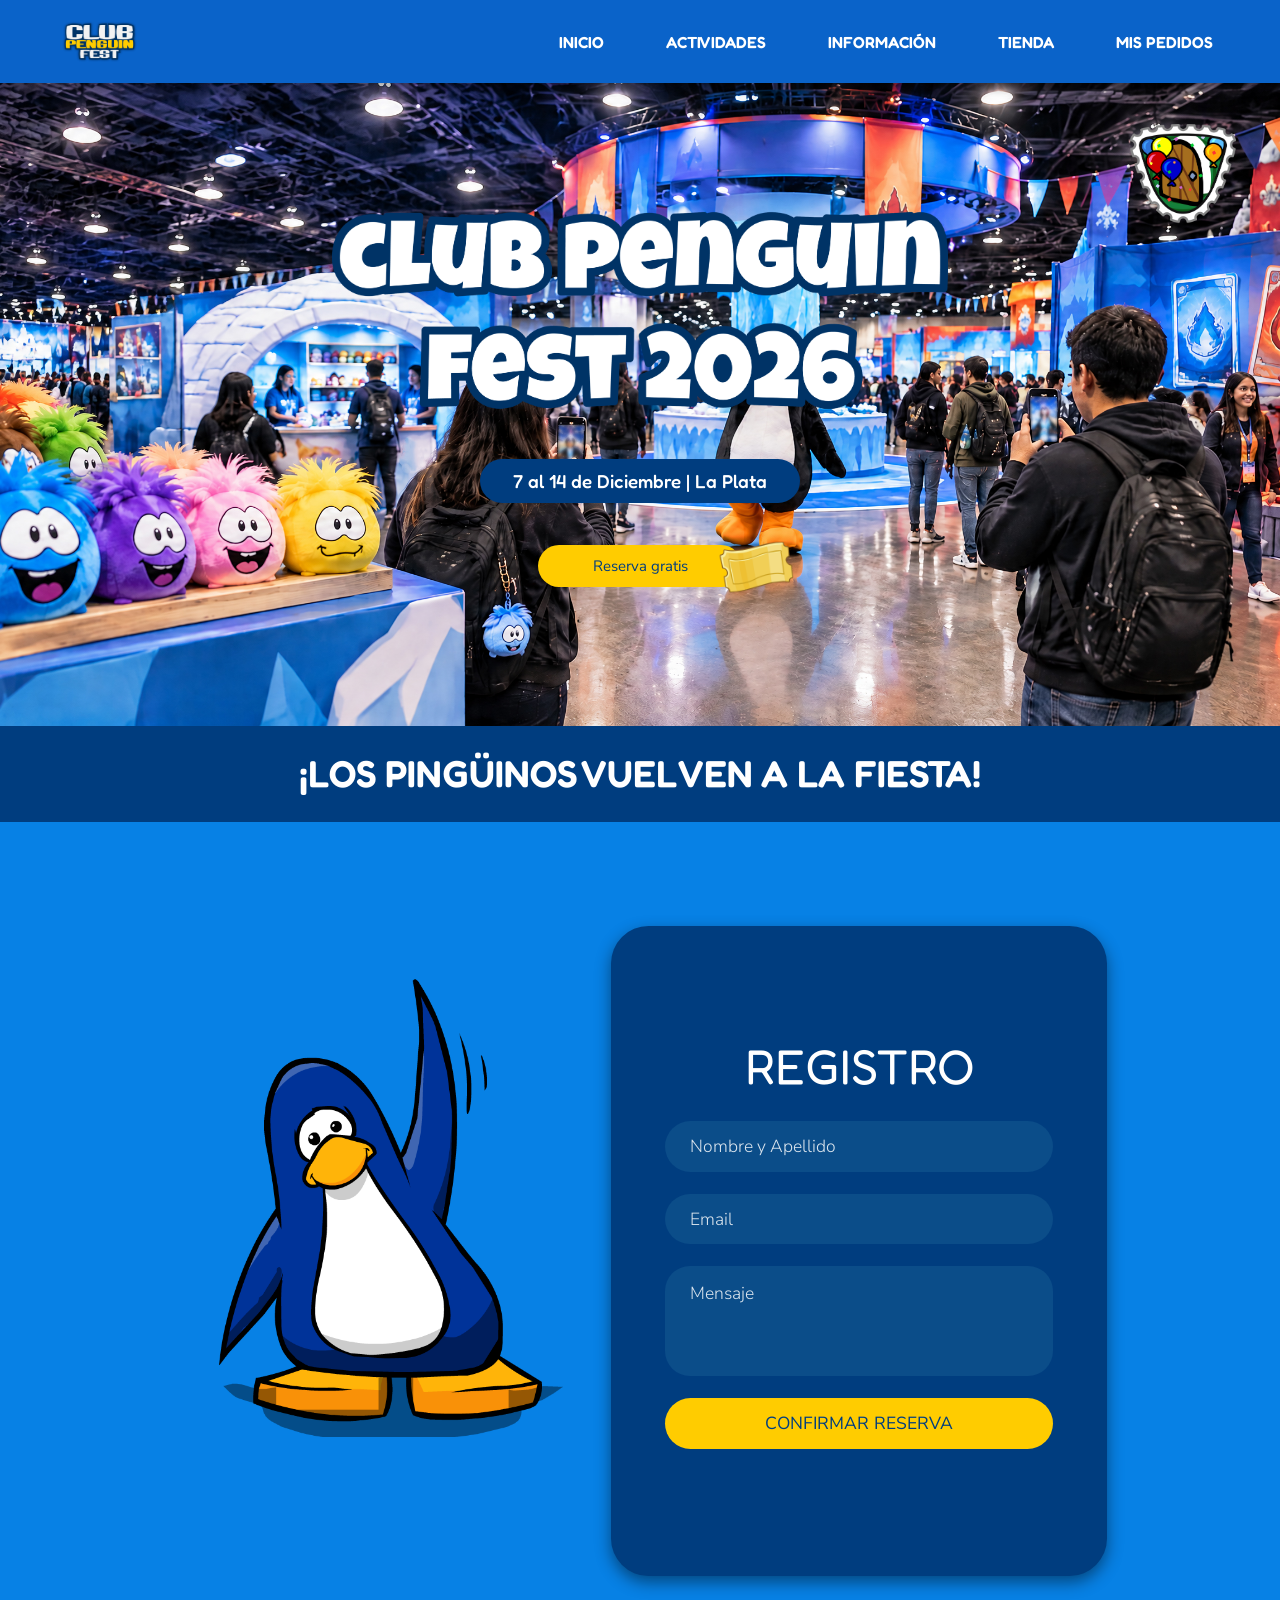
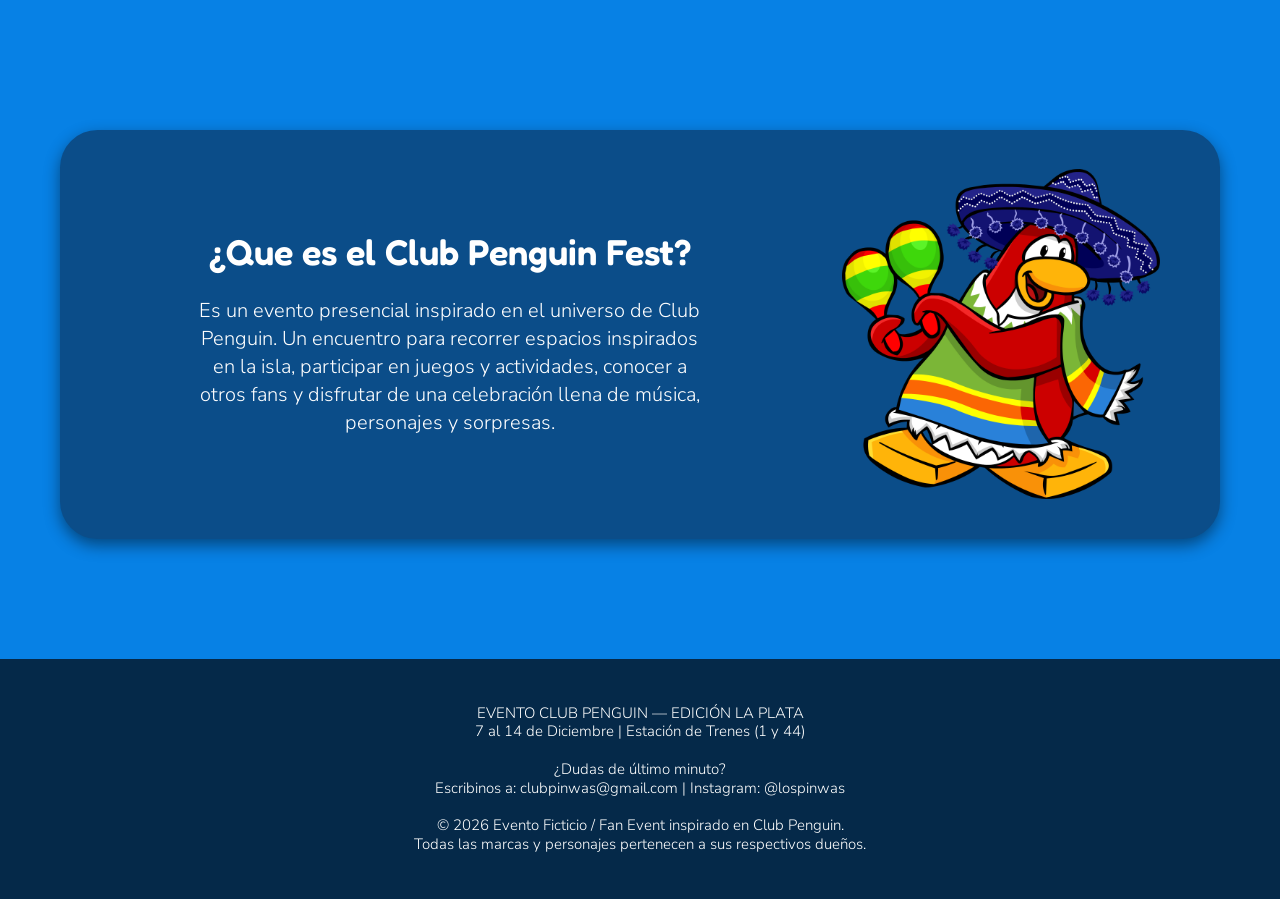
<file: index.html>
<!DOCTYPE html>
<html lang="es">

<head>
    <meta charset="UTF-8">
    <meta name="viewport" content="width=device-width, initial-scale=1.0">
    <title>Club Penguin Fest 2026 | Reserva tu entrada gratis</title>
    <link rel="preconnect" href="https://fonts.googleapis.com">
    <link href="https://fonts.googleapis.com/css2?family=Fredoka:wght@400;500;600;700&family=Luckiest+Guy&display=swap"
        rel="stylesheet">
    <link rel="stylesheet" href="styles.css">
</head>

<body>

    <header>
        <div class="navbar">
            <img src="img/logo.png" alt="logo">
            <span class="nav-titulo">Inicio</span>
            <button class="nav-toggle" type="button" aria-label="Abrir menú" aria-expanded="false" aria-controls="menu"><img src="img/botonhambur.png" alt="botonhamburg.png"></button>
            <nav id="menu">
                <button class="nav-cerrar" type="button" aria-label="Cerrar menú"><img src="img/botonhambur.png" alt="botonhamburg.png"></button>
                <a href="index.html">Inicio</a>
                <a href="actividades.html">Actividades</a>
                <a href="informacion.html">Información</a>
                <a href="tienda.html">Tienda</a>
                <a href="productos.html" class="solo-movil">Productos</a>
                <a href="pedidos.html">Mis pedidos</a>
            </nav>
        </div>
        <div class="nav-overlay"></div>
    </header>

    <section class="hero">
        <img class="bg" src="img/general.jpg" alt="general">
        <img class="medal" src="img/fies.png" alt="fies">
        <div class="hero-content">
            <img class="hero-title-img" src="img/clubpfest.png" alt="clubpfest">
            <div class="pill">7 al 14 de Diciembre | La Plata</div><br>
            <div class="cta-row">
                <a href="#registro" class="cta">Reserva gratis</a>
                <img class="ticket-float" src="img/ticket.png" alt="ticket">
            </div>
        </div>
    </section>

    <div class="h1bar">
        <h1>¡Los pingüinos vuelven a la fiesta!</h1>
    </div>

    <section id="registro">
        <div class="wrap registro">
            <img loading="lazy" src="img/saludo.png" alt="saludo">
            <div class="reg-card">
                <h2>Registro</h2>
                <form id="regForm">
                    <input type="text" id="nombre" placeholder="Nombre y Apellido" aria-label="Nombre y Apellido" required>
                    <input type="email" id="email" placeholder="Email" aria-label="Email" required>
                    <textarea id="mensaje" placeholder="Mensaje" aria-label="Mensaje"></textarea>
                    <button type="submit">Confirmar reserva</button>
                </form>
                <p class="reg-msg" id="regMsg"></p>
            </div>
        </div>
    </section>

    <section class="seccion-que-es">
        <div class="wrap">
            <div class="que-es">
                <img loading="lazy" class="banner-img" src="img/banner.jpg" alt="banner">
                <div>
                    <h2>¿Que es el Club Penguin Fest?</h2>
                    <p>Es un evento presencial inspirado en el universo de Club Penguin. Un encuentro para recorrer
                        espacios inspirados en la isla, participar en juegos y actividades, conocer a otros fans y
                        disfrutar de una celebración llena de música, personajes y sorpresas.</p>
                </div>
                <img loading="lazy" src="img/fiestero.png" alt="fiestero">
            </div>
        </div>
    </section>

    <footer>
        <p><strong>EVENTO CLUB PENGUIN — EDICIÓN LA PLATA</strong><br>7 al 14 de Diciembre | Estación de Trenes (1 y 44)
        </p>
        <p>¿Dudas de último minuto?<br>Escribinos a: clubpinwas@gmail.com | Instagram:
            @lospinwas</p>
        <p>© 2026 Evento Ficticio / Fan Event inspirado en Club
            Penguin.<br>Todas las marcas y personajes pertenecen a sus respectivos dueños.</p>
    </footer>

    <script src="menu.js"></script>

</body>

</html>
</file>
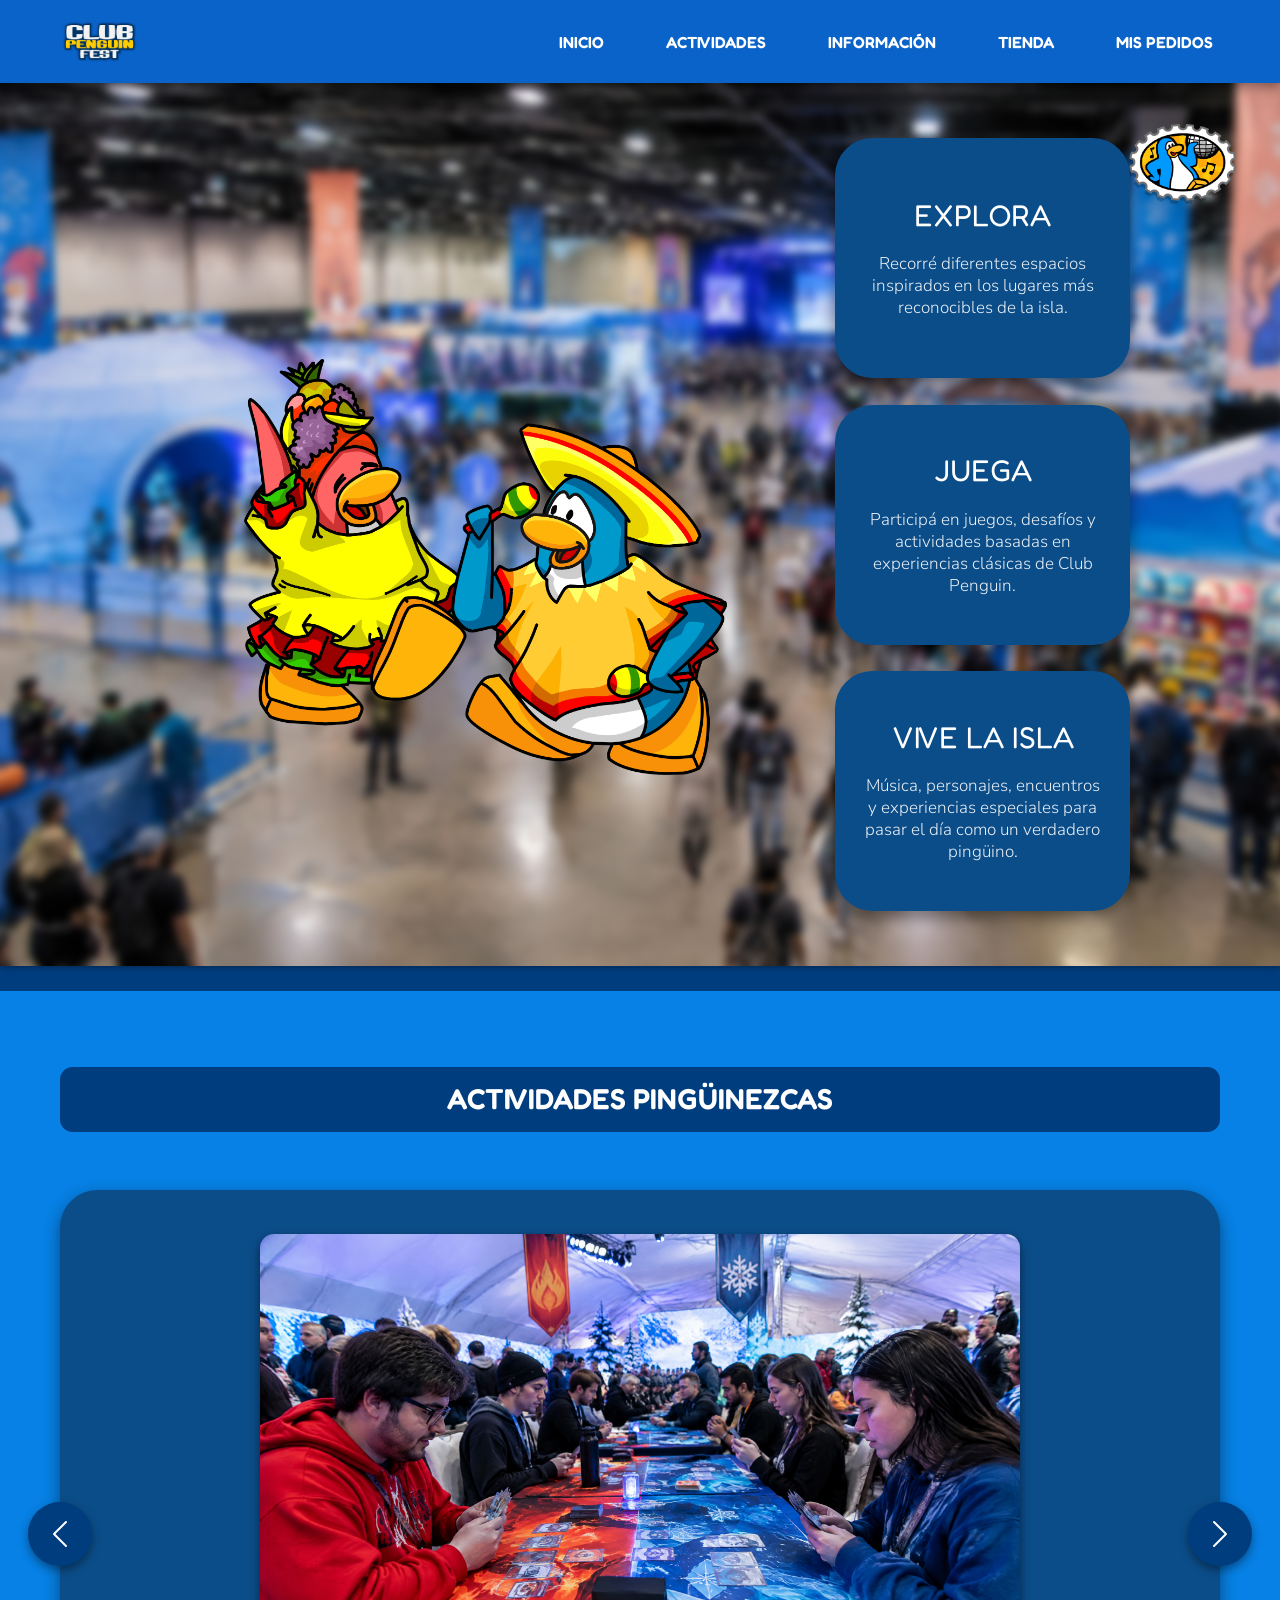
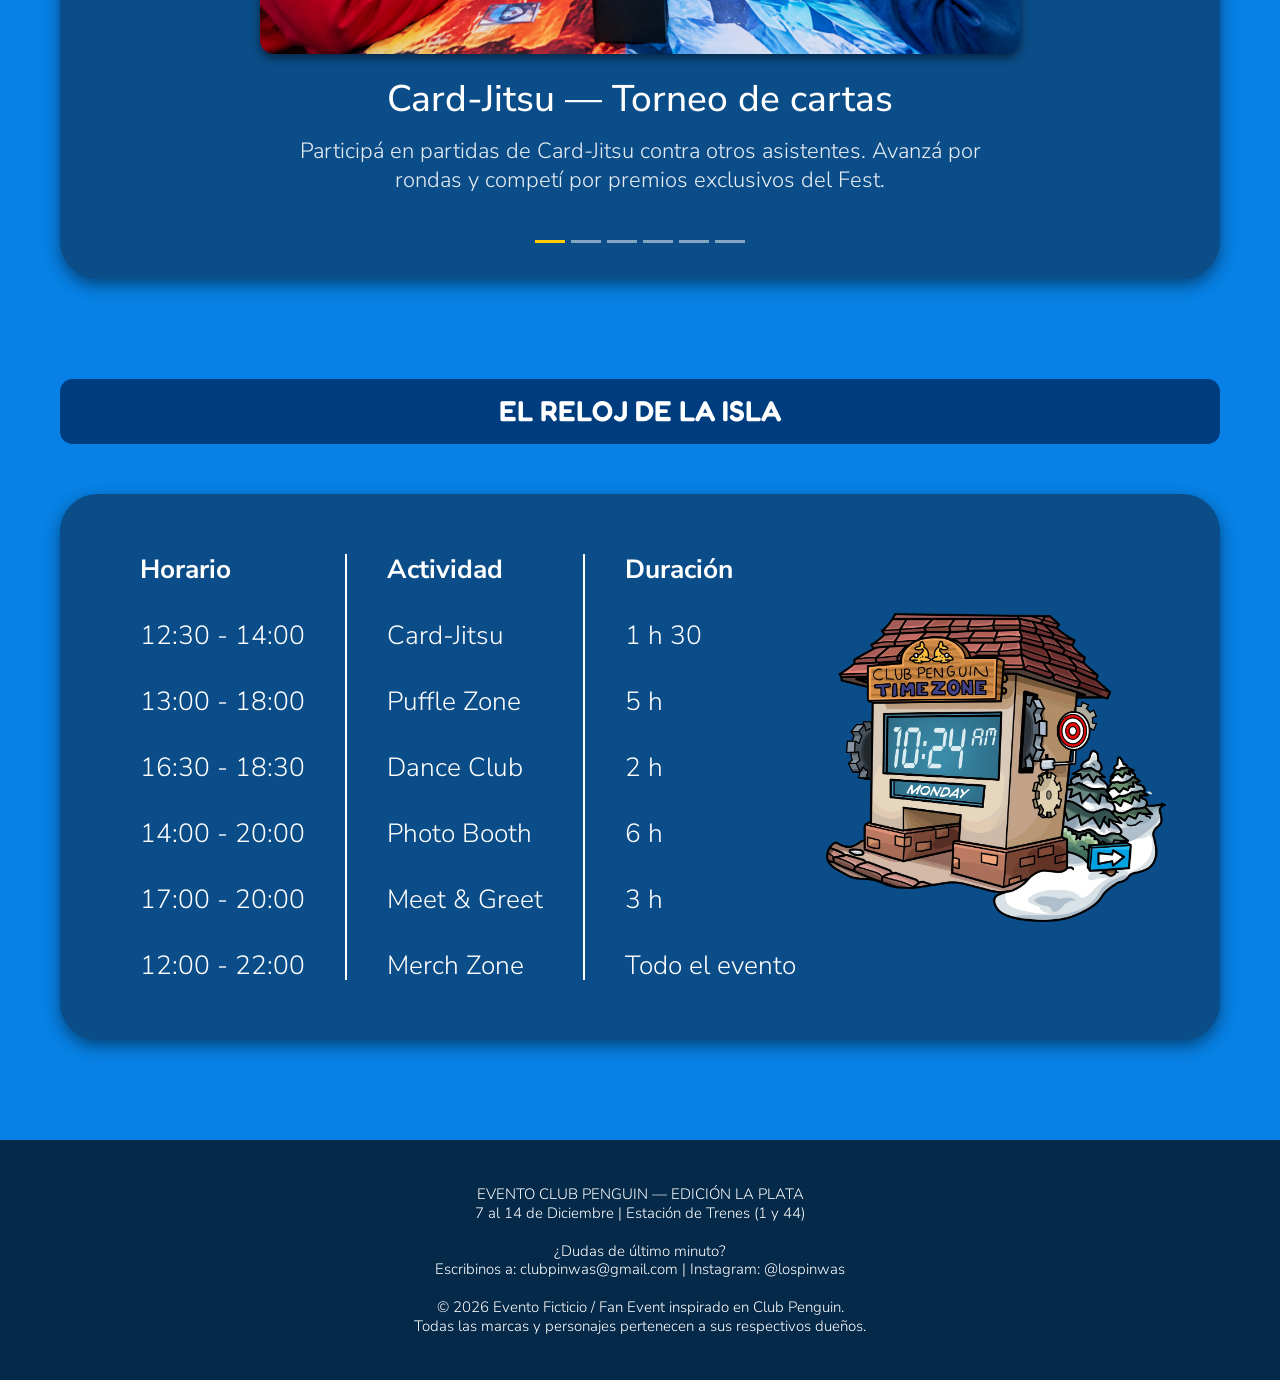
<file: actividades.html>
<!DOCTYPE html>
<html lang="es">

<head>
    <meta charset="UTF-8">
    <meta name="viewport" content="width=device-width, initial-scale=1.0">
    <title>Actividades | Club Penguin Fest 2026</title>
    <link rel="preconnect" href="https://fonts.googleapis.com">
    <link href="https://fonts.googleapis.com/css2?family=Fredoka:wght@400;500;600;700&family=Luckiest+Guy&display=swap"
        rel="stylesheet">
    <link href="https://cdn.jsdelivr.net/npm/bootstrap@5.3.3/dist/css/bootstrap.min.css" rel="stylesheet">
    <link rel="stylesheet" href="styles.css">
</head>

<body>

    <header>
        <div class="navbar">
            <img src="img/logo.png" alt="logo">
            <span class="nav-titulo">Actividades</span>
            <button class="nav-toggle" type="button" aria-label="Abrir menú" aria-expanded="false" aria-controls="menu"><img src="img/botonhambur.png" alt="botonhamburg.png"></button>
            <nav id="menu">
                <button class="nav-cerrar" type="button" aria-label="Cerrar menú"><img src="img/botonhambur.png" alt="botonhamburg.png"></button>
                <a href="index.html">Inicio</a>
                <a href="actividades.html">Actividades</a>
                <a href="informacion.html">Información</a>
                <a href="tienda.html">Tienda</a>
                <a href="productos.html" class="solo-movil">Productos</a>
                <a href="pedidos.html">Mis pedidos</a>
            </nav>
        </div>
        <div class="nav-overlay"></div>
    </header>

    <section class="seccion-isla">
        <img class="pin" src="img/medalla.png" alt="medalla">
        <div class="wrap">
            <div class="isla-wrap">
                <img loading="lazy" class="bg" src="img/general2.jpg" alt="general2">
                <img loading="lazy" class="dos-img" src="img/dos.png" alt="dos">
                <div class="isla-cards">
                    <div class="isla-card">
                        <h3>Explora</h3>
                        <p>Recorré diferentes espacios inspirados en los lugares más reconocibles de la isla.</p>
                    </div>
                    <div class="isla-card">
                        <h3>Juega</h3>
                        <p>Participá en juegos, desafíos y actividades basadas en experiencias clásicas de Club Penguin.
                        </p>
                    </div>
                    <div class="isla-card">
                        <h3>Vive la isla</h3>
                        <p>Música, personajes, encuentros y experiencias especiales para pasar el día como un verdadero
                            pingüino.</p>
                    </div>
                </div>
            </div>
        </div>
    </section>

    <div class="tienda-linea"></div>
    <img class="dos-movil" src="img/dos.png" alt="" loading="lazy">

    <section id="actividades">
        <div class="wrap">
            <div class="section-title-wrap"><span class="section-title">Actividades Pingüinezcas</span></div>
            <div id="carruselActividades" class="carousel slide carrusel-actividades" data-bs-ride="carousel">
                <div class="carousel-inner">
                    <div class="carousel-item active">
                        <div class="act-slide">
                            <img src="img/cartas.jpg" alt="cartas">
                            <h3>Card-Jitsu — Torneo de cartas</h3>
                            <p>Participá en partidas de Card-Jitsu contra otros asistentes. Avanzá por rondas y competí por premios exclusivos del Fest.</p>
                        </div>
                    </div>
                    <div class="carousel-item">
                        <div class="act-slide">
                            <img src="img/puffle.jpg" alt="puffle">
                            <h3>Puffle Zone — Adoptá tu Puffle</h3>
                            <p>Elegí tu Puffle favorito, personalizalo y llevátelo como recuerdo del evento.</p>
                        </div>
                    </div>
                    <div class="carousel-item">
                        <div class="act-slide">
                            <img src="img/fiesta.jpg" alt="fiesta">
                            <h3>Dance Club — Fiesta en la isla</h3>
                            <p>DJ, música, luces y una pista inspirada en el Dance Club para bailar durante el evento.</p>
                        </div>
                    </div>
                    <div class="carousel-item">
                        <div class="act-slide">
                            <img src="img/recuerdo.jpg" alt="recuerdo">
                            <h3>Photo Booth — Foto de recuerdo</h3>
                            <p>Sacate fotos en escenarios inspirados en distintos lugares de la isla y compartilas con tu grupo.</p>
                        </div>
                    </div>
                    <div class="carousel-item">
                        <div class="act-slide">
                            <img src="img/meet.jpg" alt="meet">
                            <h3>Meet & Greet — Conocé a los pinwas</h3>
                            <p>Participá en encuentros con personajes reconocibles del universo de Club Penguin.</p>
                        </div>
                    </div>
                    <div class="carousel-item">
                        <div class="act-slide">
                            <img src="img/merch.jpg" alt="merch">
                            <h3>Merch Zone — Tienda exclusiva</h3>
                            <p>Conseguí productos especiales del Club Penguin Fest que no están disponibles fuera del evento.</p>
                        </div>
                    </div>
                </div>
                <button class="carousel-control-prev" type="button" data-bs-target="#carruselActividades" data-bs-slide="prev">
                    <span class="carousel-control-prev-icon" aria-hidden="true"></span>
                    <span class="visually-hidden">Anterior</span>
                </button>
                <button class="carousel-control-next" type="button" data-bs-target="#carruselActividades" data-bs-slide="next">
                    <span class="carousel-control-next-icon" aria-hidden="true"></span>
                    <span class="visually-hidden">Siguiente</span>
                </button>
                <div class="carousel-indicators">
                    <button type="button" data-bs-target="#carruselActividades" data-bs-slide-to="0" class="active" aria-current="true" aria-label="Actividad 1"></button>
                    <button type="button" data-bs-target="#carruselActividades" data-bs-slide-to="1" aria-label="Actividad 2"></button>
                    <button type="button" data-bs-target="#carruselActividades" data-bs-slide-to="2" aria-label="Actividad 3"></button>
                    <button type="button" data-bs-target="#carruselActividades" data-bs-slide-to="3" aria-label="Actividad 4"></button>
                    <button type="button" data-bs-target="#carruselActividades" data-bs-slide-to="4" aria-label="Actividad 5"></button>
                    <button type="button" data-bs-target="#carruselActividades" data-bs-slide-to="5" aria-label="Actividad 6"></button>
                </div>
            </div>
        </div>
    </section>

    <section id="itinerario">
        <div class="wrap">
            <div class="section-title-wrap"><span class="section-title">El Reloj de la Isla</span></div>
            <div class="reloj-box">
                <table>
                    <tr>
                        <th>Horario</th>
                        <th>Actividad</th>
                        <th>Duración</th>
                    </tr>
                    <tr>
                        <td>12:30 - 14:00</td>
                        <td>Card-Jitsu</td>
                        <td>1 h 30</td>
                    </tr>
                    <tr>
                        <td>13:00 - 18:00</td>
                        <td>Puffle Zone</td>
                        <td>5 h</td>
                    </tr>
                    <tr>
                        <td>16:30 - 18:30</td>
                        <td>Dance Club</td>
                        <td>2 h</td>
                    </tr>
                    <tr>
                        <td>14:00 - 20:00</td>
                        <td>Photo Booth</td>
                        <td>6 h</td>
                    </tr>
                    <tr>
                        <td>17:00 - 20:00</td>
                        <td>Meet & Greet</td>
                        <td>3 h</td>
                    </tr>
                    <tr>
                        <td>12:00 - 22:00</td>
                        <td>Merch Zone</td>
                        <td>Todo el evento</td>
                    </tr>
                </table>
                <img loading="lazy" src="img/reloj.jpg" alt="reloj">
            </div>
        </div>
    </section>

    <footer>
        <p><strong>EVENTO CLUB PENGUIN — EDICIÓN LA PLATA</strong><br>7 al 14 de Diciembre | Estación de Trenes (1 y 44)
        </p>
        <p>¿Dudas de último minuto?<br>Escribinos a: clubpinwas@gmail.com | Instagram:
            @lospinwas</p>
        <p>© 2026 Evento Ficticio / Fan Event inspirado en Club
            Penguin.<br>Todas las marcas y personajes pertenecen a sus respectivos dueños.</p>
    </footer>

    <script src="https://cdn.jsdelivr.net/npm/bootstrap@5.3.3/dist/js/bootstrap.bundle.min.js"></script>

    <script src="menu.js"></script>

</body>

</html>
</file>
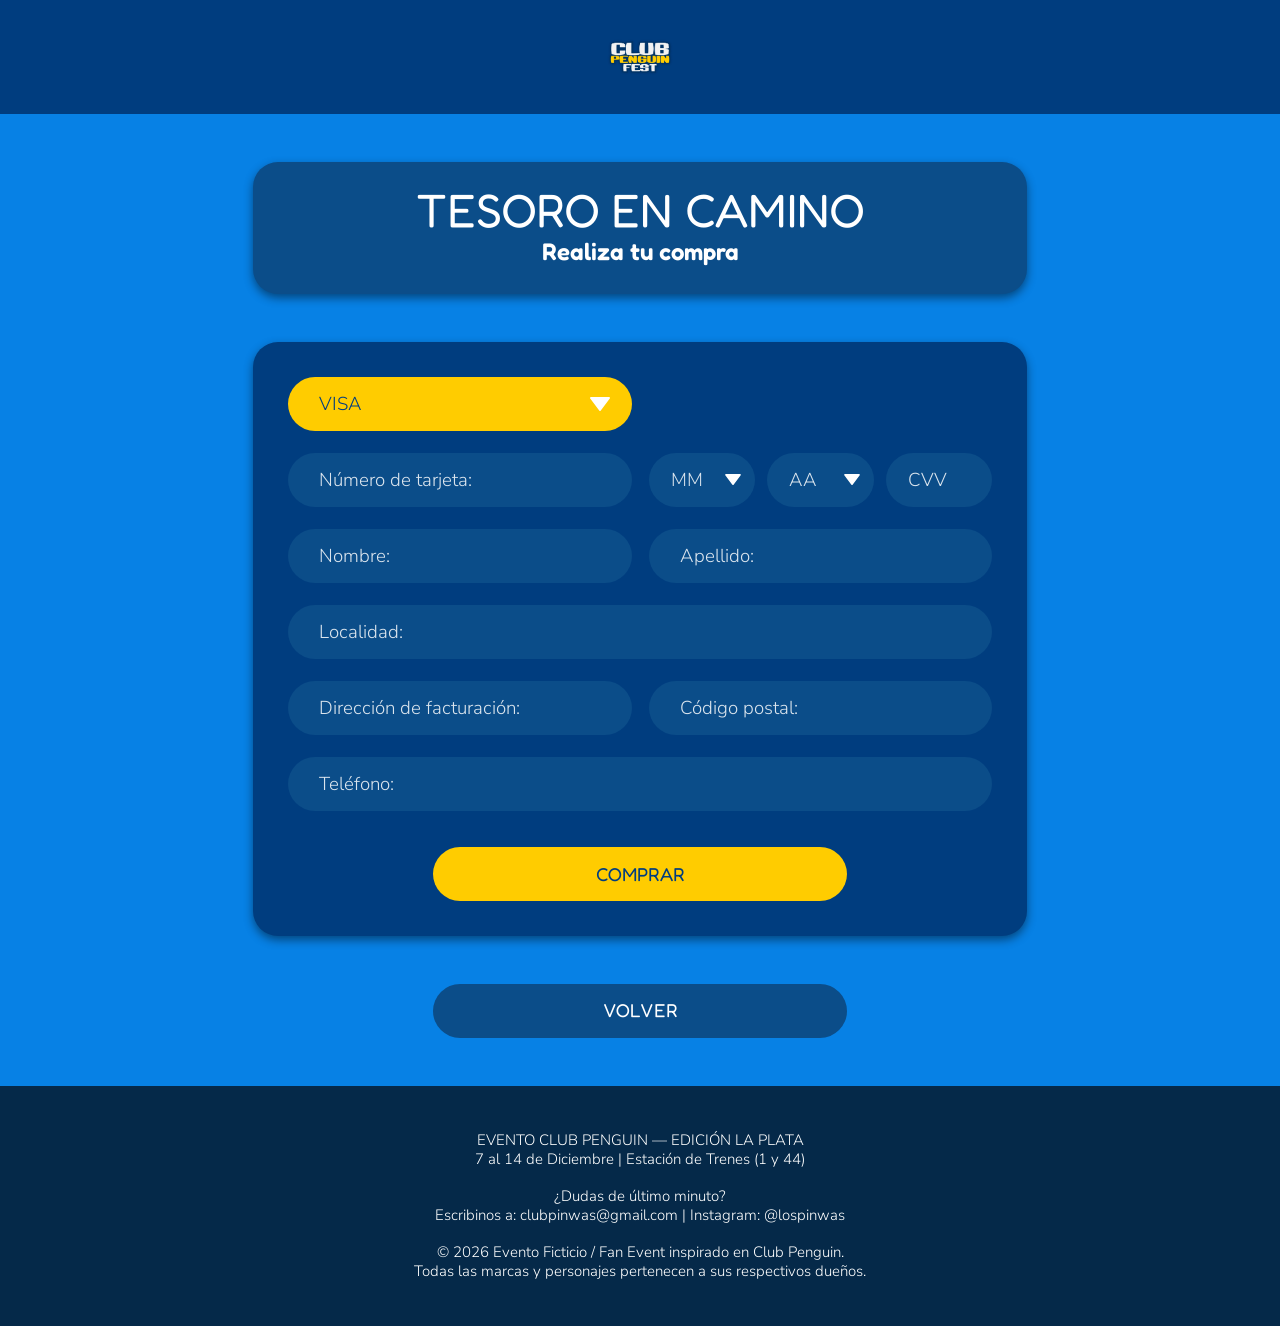
<file: datos.html>
<!DOCTYPE html>
<html lang="es">

<head>
    <meta charset="UTF-8">
    <meta name="viewport" content="width=device-width, initial-scale=1.0">
    <title>Datos de compra | Club Penguin Fest 2026</title>
    <link rel="preconnect" href="https://fonts.googleapis.com">
    <link href="https://fonts.googleapis.com/css2?family=Fredoka:wght@400;500;600;700&family=Luckiest+Guy&display=swap"
        rel="stylesheet">
    <link rel="stylesheet" href="styles.css">
</head>

<body>

    <header class="header-compra">
        <img src="img/logo.png" alt="logo">
    </header>

    <section id="datos">
        <div class="wrap">
            <div class="compra-titulo">
                <h1>Tesoro en camino</h1>
                <p>Realiza tu compra</p>
            </div>

            <form class="compra-form">
                <select class="tarjeta-tipo" aria-label="Tipo de tarjeta" required>
                    <option value="visa">VISA</option>
                    <option value="mastercard">MASTERCARD</option>
                </select>
                <div class="fila-doble fila-sep">
                    <input type="text" inputmode="numeric" autocomplete="cc-number" maxlength="19"
                        placeholder="Número de tarjeta:" aria-label="Número de tarjeta" required>
                    <div class="fecha-cvv">
                        <select aria-label="Mes de vencimiento" autocomplete="cc-exp-month" required>
                            <option value="" disabled selected hidden>MM</option>
                            <option>01</option>
                            <option>02</option>
                            <option>03</option>
                            <option>04</option>
                            <option>05</option>
                            <option>06</option>
                            <option>07</option>
                            <option>08</option>
                            <option>09</option>
                            <option>10</option>
                            <option>11</option>
                            <option>12</option>
                        </select>
                        <select aria-label="Año de vencimiento" autocomplete="cc-exp-year" required>
                            <option value="" disabled selected hidden>AA</option>
                            <option>26</option>
                            <option>27</option>
                            <option>28</option>
                            <option>29</option>
                            <option>30</option>
                            <option>31</option>
                            <option>32</option>
                            <option>33</option>
                            <option>34</option>
                            <option>35</option>
                        </select>
                        <input type="text" inputmode="numeric" autocomplete="cc-csc" maxlength="4" placeholder="CVV"
                            aria-label="Código de seguridad (CVV)" required>
                    </div>
                </div>
                <div class="fila-doble fila-sep">
                    <input type="text" placeholder="Nombre:" aria-label="Nombre" required>
                    <input type="text" placeholder="Apellido:" aria-label="Apellido" required>
                </div>
                <input type="text" placeholder="Localidad:" aria-label="Localidad" required>
                <div class="fila-doble fila-sep">
                    <input type="text" placeholder="Dirección de facturación:" aria-label="Dirección de facturación" required>
                    <input type="text" placeholder="Código postal:" aria-label="Código postal" required>
                </div>
                <input type="tel" class="sin-margen" placeholder="Teléfono:" aria-label="Teléfono">
                <button type="submit" class="compra-btn">Comprar</button>
            </form>

            <a href="productos.html" class="volver">Volver</a>
        </div>
    </section>

    <div class="modal-compra" id="modalCompra" role="dialog" aria-modal="true" aria-labelledby="compraExitosa" hidden>
        <div class="modal-card">
            <h2 id="compraExitosa">¡Compra exitosa!</h2>
            <img src="img/cafe.png" alt="cafe">
        </div>
        <a href="index.html" class="compra-btn">Volver al inicio</a>
    </div>

    <footer>
        <p><strong>EVENTO CLUB PENGUIN — EDICIÓN LA PLATA</strong><br>7 al 14 de Diciembre | Estación de Trenes (1 y 44)
        </p>
        <p>¿Dudas de último minuto?<br>Escribinos a: clubpinwas@gmail.com | Instagram:
            @lospinwas</p>
        <p>© 2026 Evento Ficticio / Fan Event inspirado en Club
            Penguin.<br>Todas las marcas y personajes pertenecen a sus respectivos dueños.</p>
    </footer>

    <script>
        var form = document.querySelector('.compra-form');
        var modal = document.getElementById('modalCompra');

        form.addEventListener('submit', function (e) {
            e.preventDefault();
            modal.hidden = false;
            modal.querySelector('.compra-btn').focus();
        });
    </script>

</body>

</html>
</file>
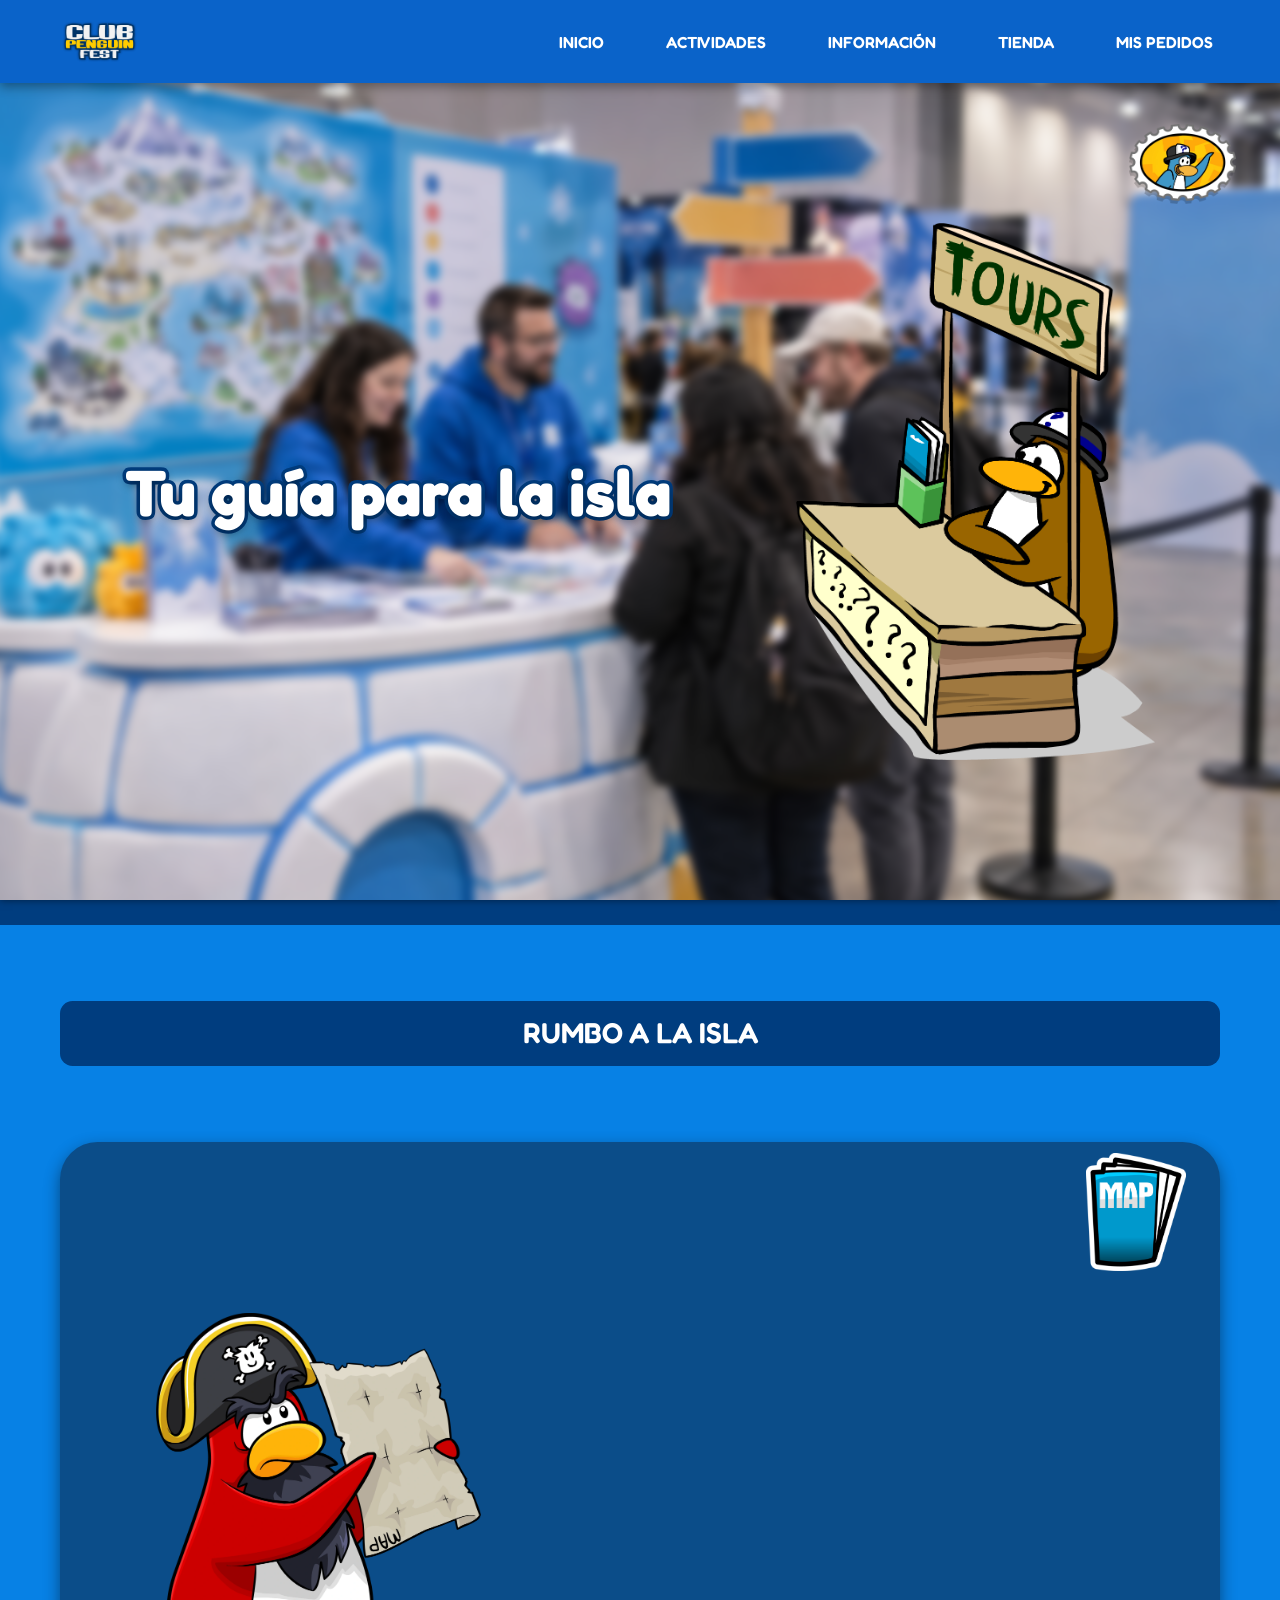
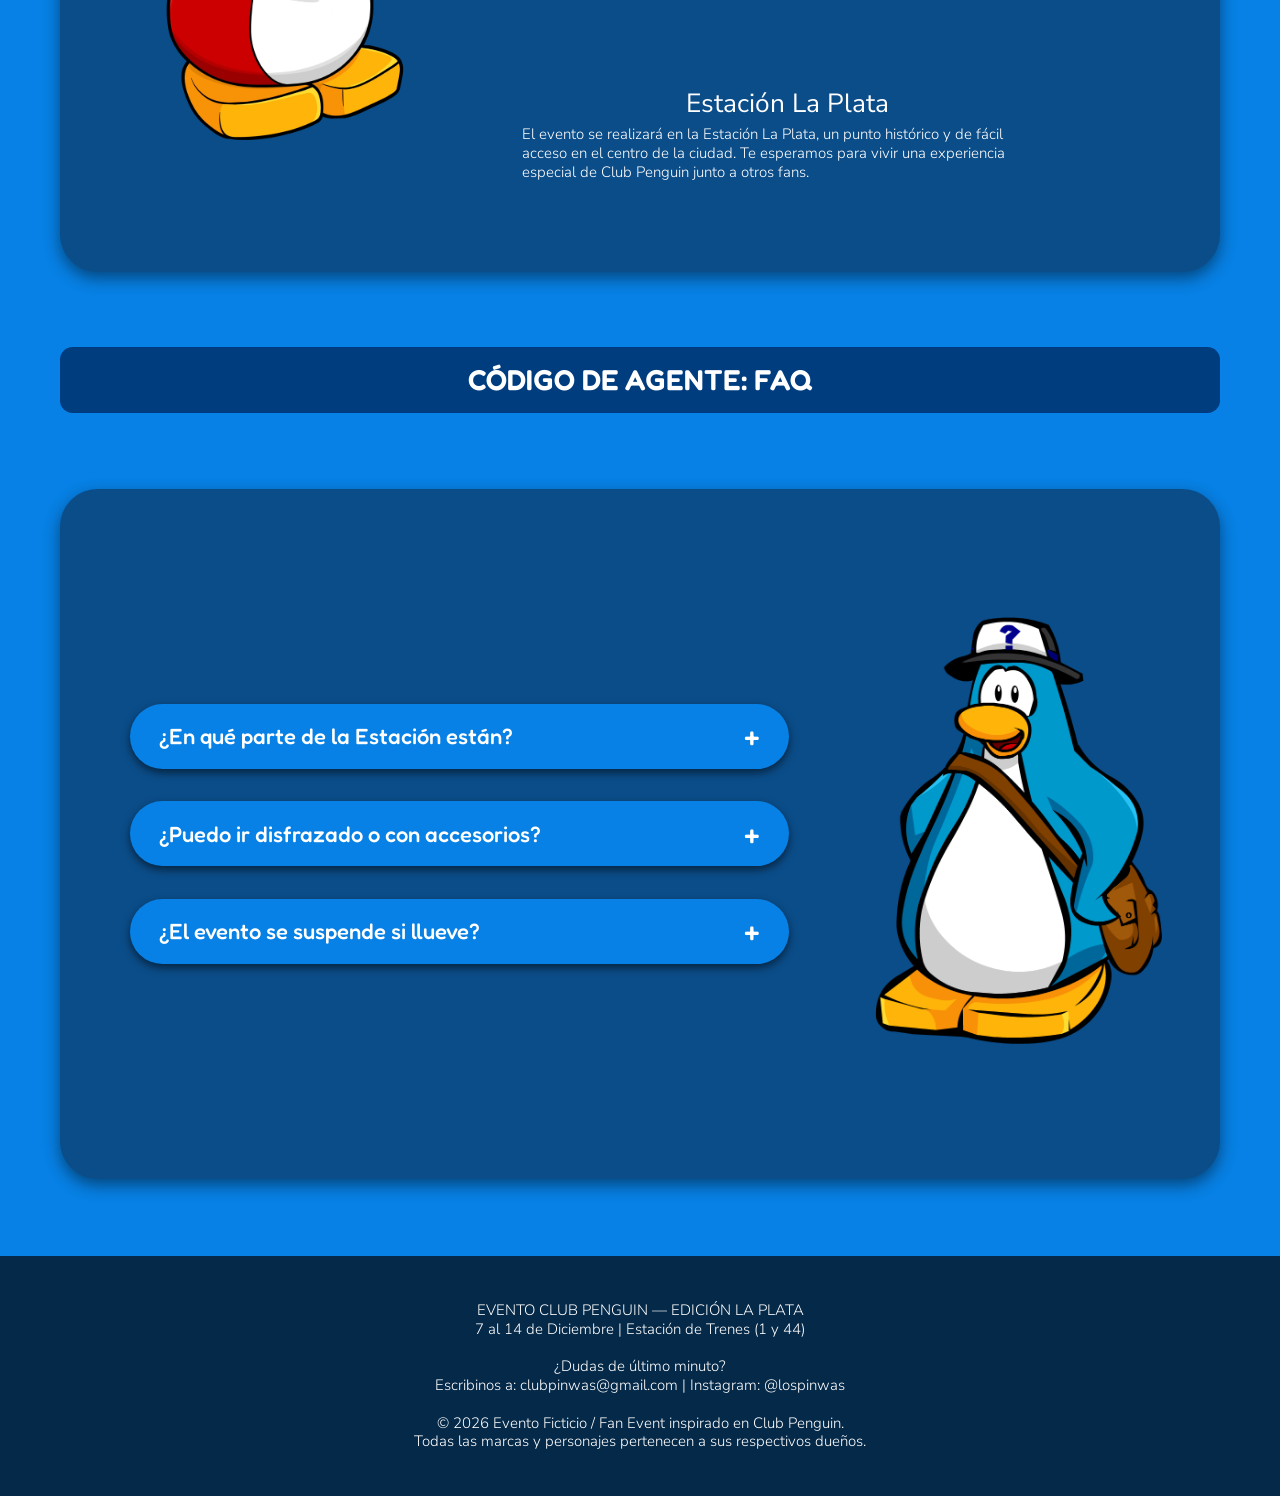
<file: informacion.html>
<!DOCTYPE html>
<html lang="es">

<head>
    <meta charset="UTF-8">
    <meta name="viewport" content="width=device-width, initial-scale=1.0">
    <title>Información | Club Penguin Fest 2026</title>
    <link rel="preconnect" href="https://fonts.googleapis.com">
    <link href="https://fonts.googleapis.com/css2?family=Fredoka:wght@400;500;600;700&family=Luckiest+Guy&display=swap"
        rel="stylesheet">
    <link rel="stylesheet" href="styles.css">
</head>

<body>

    <header>
        <div class="navbar">
            <img src="img/logo.png" alt="logo">
            <span class="nav-titulo">Información</span>
            <button class="nav-toggle" type="button" aria-label="Abrir menú" aria-expanded="false" aria-controls="menu"><img src="img/botonhambur.png" alt="botonhamburg.png"></button>
            <nav id="menu">
                <button class="nav-cerrar" type="button" aria-label="Cerrar menú"><img src="img/botonhambur.png" alt="botonhamburg.png"></button>
                <a href="index.html">Inicio</a>
                <a href="actividades.html">Actividades</a>
                <a href="informacion.html">Información</a>
                <a href="tienda.html">Tienda</a>
                <a href="productos.html" class="solo-movil">Productos</a>
                <a href="pedidos.html">Mis pedidos</a>
            </nav>
        </div>
        <div class="nav-overlay"></div>
    </header>

    <section class="info-hero">
        <img class="bg" src="img/infor.jpg" alt="infor">
        <img class="pin" src="img/guiast.png" alt="guiast">
        <div class="info-hero-content">
            <h1>Tu guía para la isla</h1>
            <img class="guia" src="img/pinwiguia.png" alt="pinwiguia">
        </div>
    </section>

    <div class="tienda-linea"></div>

    <section id="ubicacion">
        <div class="wrap">
            <div class="section-title-wrap"><span class="section-title">Rumbo a la Isla</span></div>
            <div class="ubi-box">
                <img loading="lazy" class="mapa-icon" src="img/mapa.png" alt="mapa">
                <img loading="lazy" class="rock" src="img/rock.jpg" alt="rock">
                <div class="ubi-info">
                    <iframe class="mapfr" loading="lazy"
                        src="https://www.google.com/maps?q=Estaci%C3%B3n%20de%20Trenes%20La%20Plata&output=embed"></iframe>
                    <h3>Estación La Plata</h3>
                    <p>El evento se realizará en la Estación La Plata, un punto histórico y de fácil acceso en el centro
                        de la ciudad. Te esperamos para vivir una experiencia especial de Club Penguin junto a otros
                        fans.</p>
                </div>
            </div>
        </div>
    </section>

    <section id="faq">
        <div class="wrap">
            <div class="section-title-wrap"><span class="section-title">Código de Agente: FAQ</span></div>
            <div class="faq-wrap">
                <div>
                    <details>
                        <summary>¿En qué parte de la Estación están?</summary>
                        <p class="a">Vas a ver nuestro punto de encuentro apenas bajes del tren o entres al hall
                            principal. Imposible perderte.</p>
                    </details>
                    <details>
                        <summary>¿Puedo ir disfrazado o con accesorios?</summary>
                        <p class="a">¡Totalmente recomendado! Traé tu disfraz completo para sacarte fotos.</p>
                    </details>
                    <details>
                        <summary>¿El evento se suspende si llueve?</summary>
                        <p class="a">¡Jamás! Estamos en un sector techado de la estación, bien protegidos de cualquier
                            tormenta de nieve (o lluvia platense).</p>
                    </details>
                </div>
                <img loading="lazy" src="img/faq.png" alt="faq">
            </div>
        </div>
    </section>

    <footer>
        <p><strong>EVENTO CLUB PENGUIN — EDICIÓN LA PLATA</strong><br>7 al 14 de Diciembre | Estación de Trenes (1 y 44)
        </p>
        <p>¿Dudas de último minuto?<br>Escribinos a: clubpinwas@gmail.com | Instagram:
            @lospinwas</p>
        <p>© 2026 Evento Ficticio / Fan Event inspirado en Club
            Penguin.<br>Todas las marcas y personajes pertenecen a sus respectivos dueños.</p>
    </footer>

    <script src="menu.js"></script>

</body>

</html>
</file>
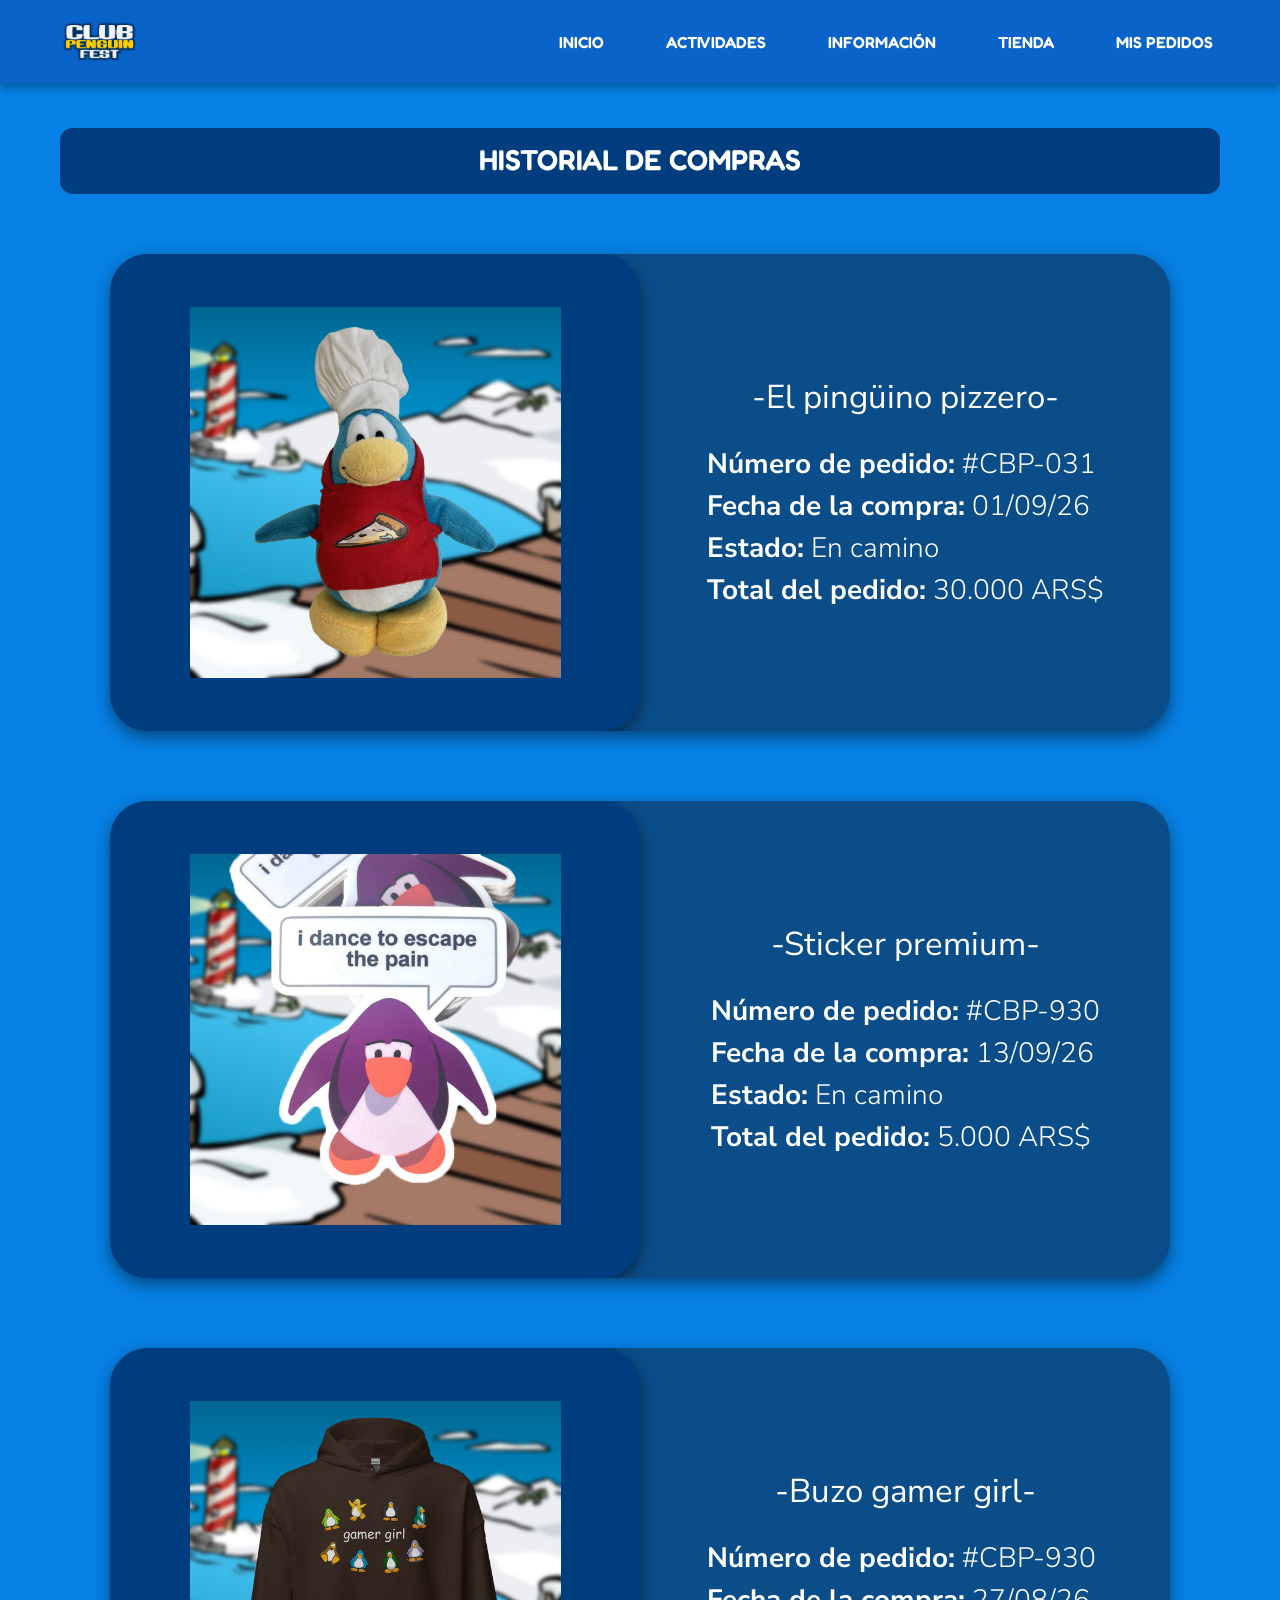
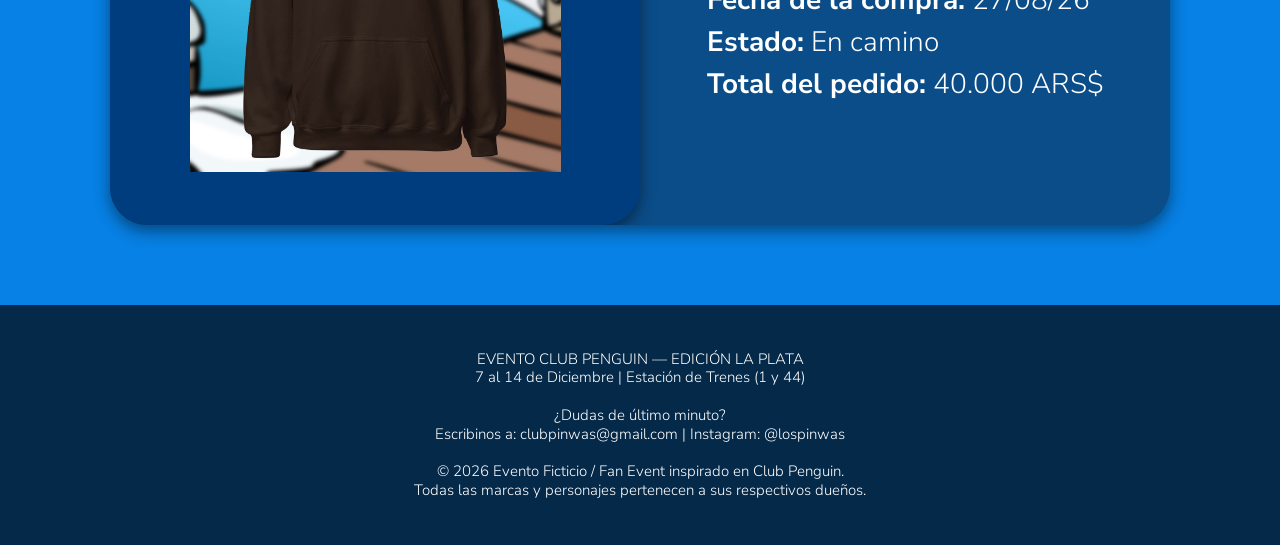
<file: pedidos.html>
<!DOCTYPE html>
<html lang="es">

<head>
    <meta charset="UTF-8">
    <meta name="viewport" content="width=device-width, initial-scale=1.0">
    <title>Mis pedidos | Club Penguin Fest 2026</title>
    <link rel="preconnect" href="https://fonts.googleapis.com">
    <link href="https://fonts.googleapis.com/css2?family=Fredoka:wght@400;500;600;700&family=Luckiest+Guy&display=swap"
        rel="stylesheet">
    <link rel="stylesheet" href="styles.css">
</head>

<body>

    <header>
        <div class="navbar">
            <img src="img/logo.png" alt="logo">
            <span class="nav-titulo">Mis pedidos</span>
            <button class="nav-toggle" type="button" aria-label="Abrir menú" aria-expanded="false" aria-controls="menu"><img src="img/botonhambur.png" alt="botonhamburg.png"></button>
            <nav id="menu">
                <button class="nav-cerrar" type="button" aria-label="Cerrar menú"><img src="img/botonhambur.png" alt="botonhamburg.png"></button>
                <a href="index.html">Inicio</a>
                <a href="actividades.html">Actividades</a>
                <a href="informacion.html">Información</a>
                <a href="tienda.html">Tienda</a>
                <a href="productos.html" class="solo-movil">Productos</a>
                <a href="pedidos.html">Mis pedidos</a>
            </nav>
        </div>
        <div class="nav-overlay"></div>
    </header>

    <section id="pedidos">
        <div class="wrap">
            <div class="section-title-wrap"><h1 class="section-title">Historial de compras</h1></div>

            <article class="pedido">
                <div class="pedido-img">
                    <img loading="lazy" src="imgmerch/merchtres.jpg" alt="El pingüino pizzero">
                </div>
                <div class="pedido-info">
                    <h3>-El pingüino pizzero-</h3>
                    <div class="pedido-datos">
                        <p><strong>Número de pedido:</strong> #CBP-031</p>
                        <p><strong>Fecha de la compra:</strong> 01/09/26</p>
                        <p><strong>Estado:</strong> En camino</p>
                        <p><strong>Total del pedido:</strong> 30.000 ARS$</p>
                    </div>
                </div>
            </article>

            <article class="pedido">
                <div class="pedido-img">
                    <img loading="lazy" src="imgmerch/merchuno.jpg" alt="Sticker premium">
                </div>
                <div class="pedido-info">
                    <h3>-Sticker premium-</h3>
                    <div class="pedido-datos">
                        <p><strong>Número de pedido:</strong> #CBP-930</p>
                        <p><strong>Fecha de la compra:</strong> 13/09/26</p>
                        <p><strong>Estado:</strong> En camino</p>
                        <p><strong>Total del pedido:</strong> 5.000 ARS$</p>
                    </div>
                </div>
            </article>

            <article class="pedido">
                <div class="pedido-img">
                    <img loading="lazy" src="imgmerch/merchcinco.jpg" alt="Buzo gamer girl">
                </div>
                <div class="pedido-info">
                    <h3>-Buzo gamer girl-</h3>
                    <div class="pedido-datos">
                        <p><strong>Número de pedido:</strong> #CBP-930</p>
                        <p><strong>Fecha de la compra:</strong> 27/08/26</p>
                        <p><strong>Estado:</strong> En camino</p>
                        <p><strong>Total del pedido:</strong> 40.000 ARS$</p>
                    </div>
                </div>
            </article>
        </div>
    </section>

    <footer>
        <p><strong>EVENTO CLUB PENGUIN — EDICIÓN LA PLATA</strong><br>7 al 14 de Diciembre | Estación de Trenes (1 y 44)
        </p>
        <p>¿Dudas de último minuto?<br>Escribinos a: clubpinwas@gmail.com | Instagram:
            @lospinwas</p>
        <p>© 2026 Evento Ficticio / Fan Event inspirado en Club
            Penguin.<br>Todas las marcas y personajes pertenecen a sus respectivos dueños.</p>
    </footer>

    <script src="menu.js"></script>

</body>

</html>
</file>
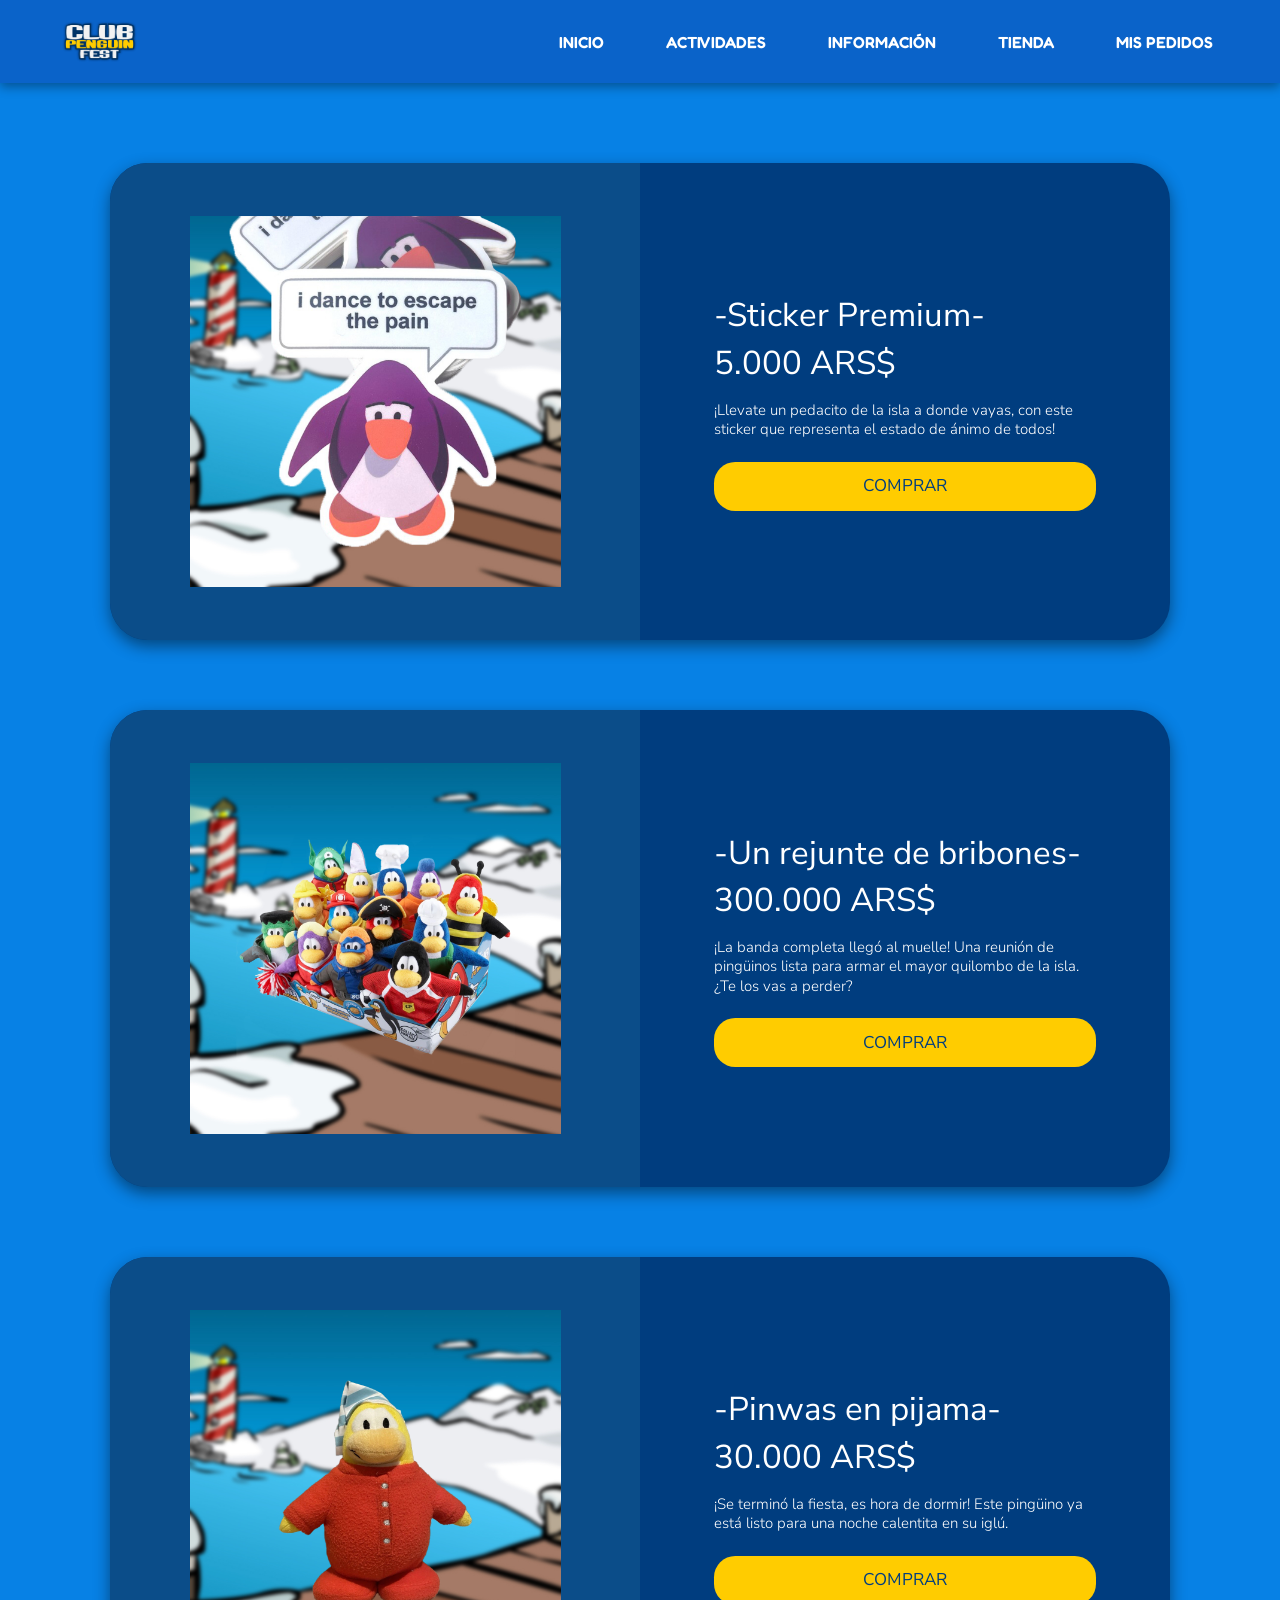
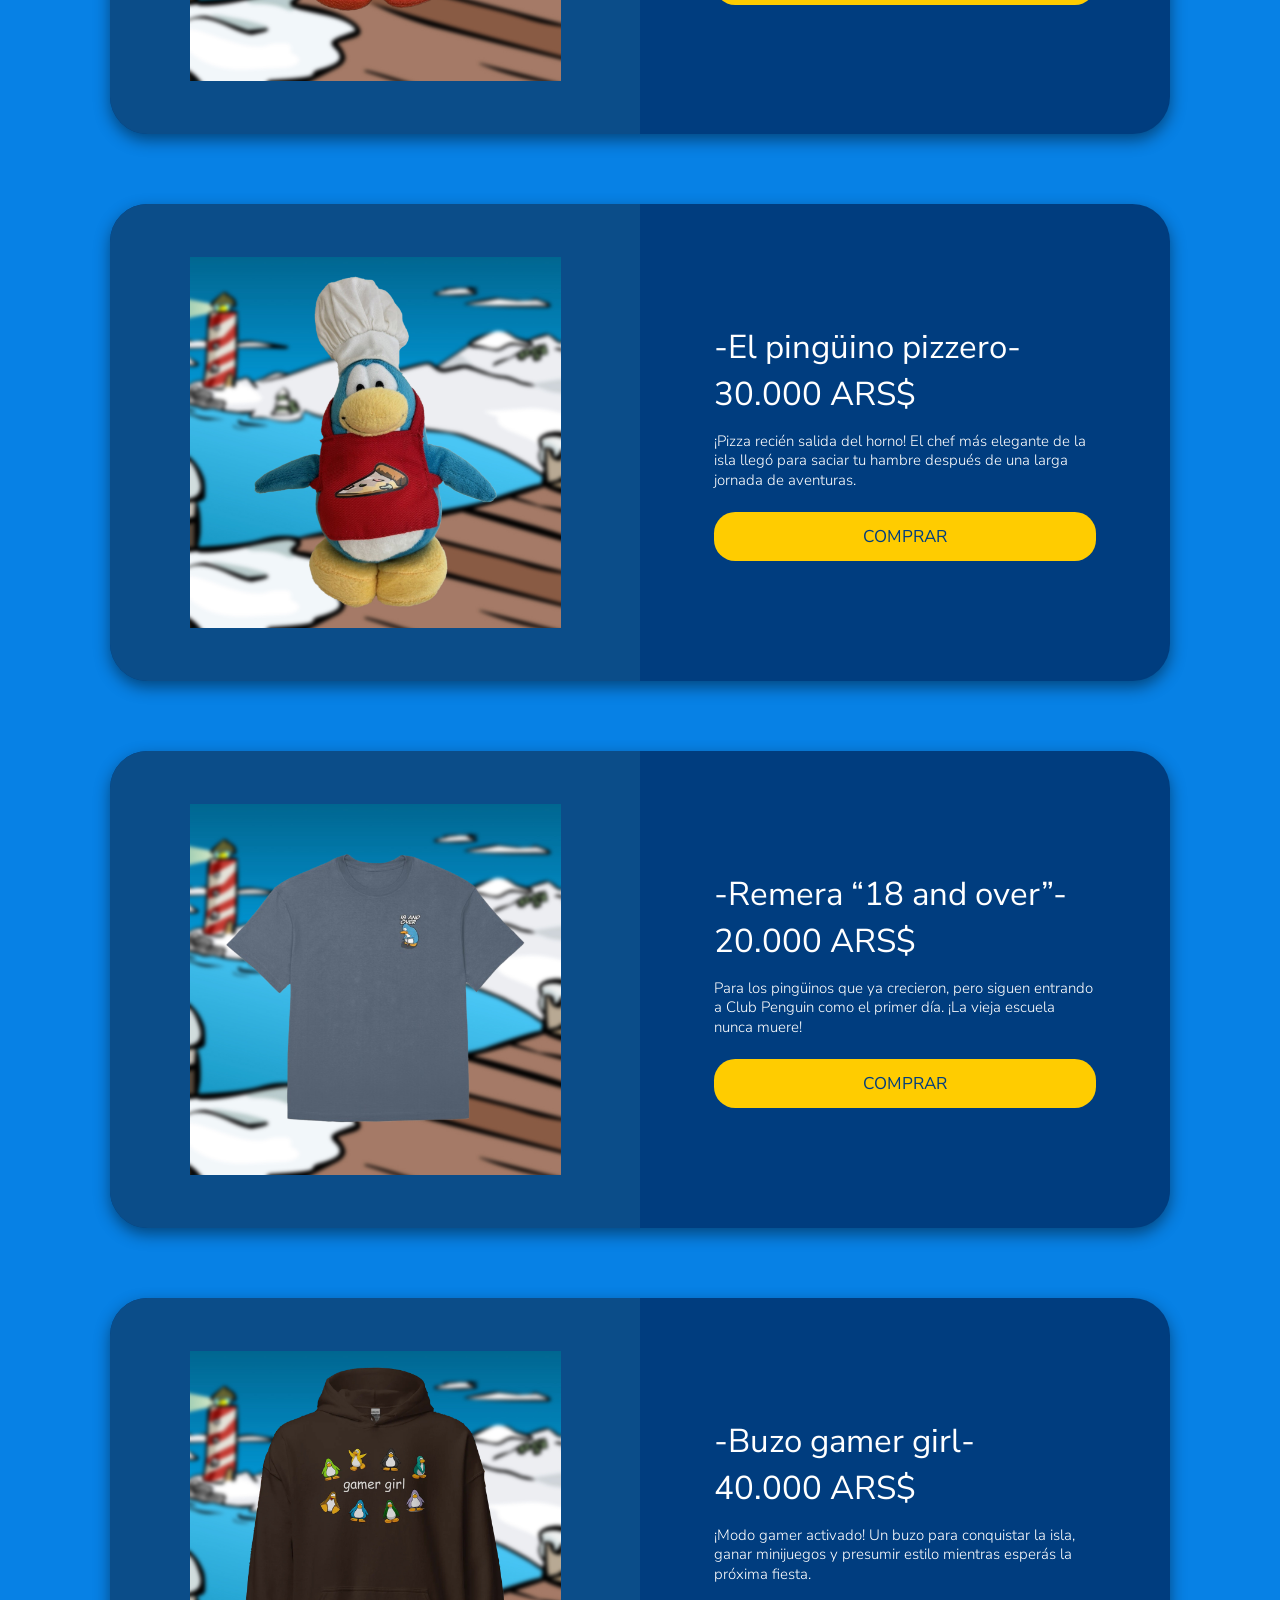
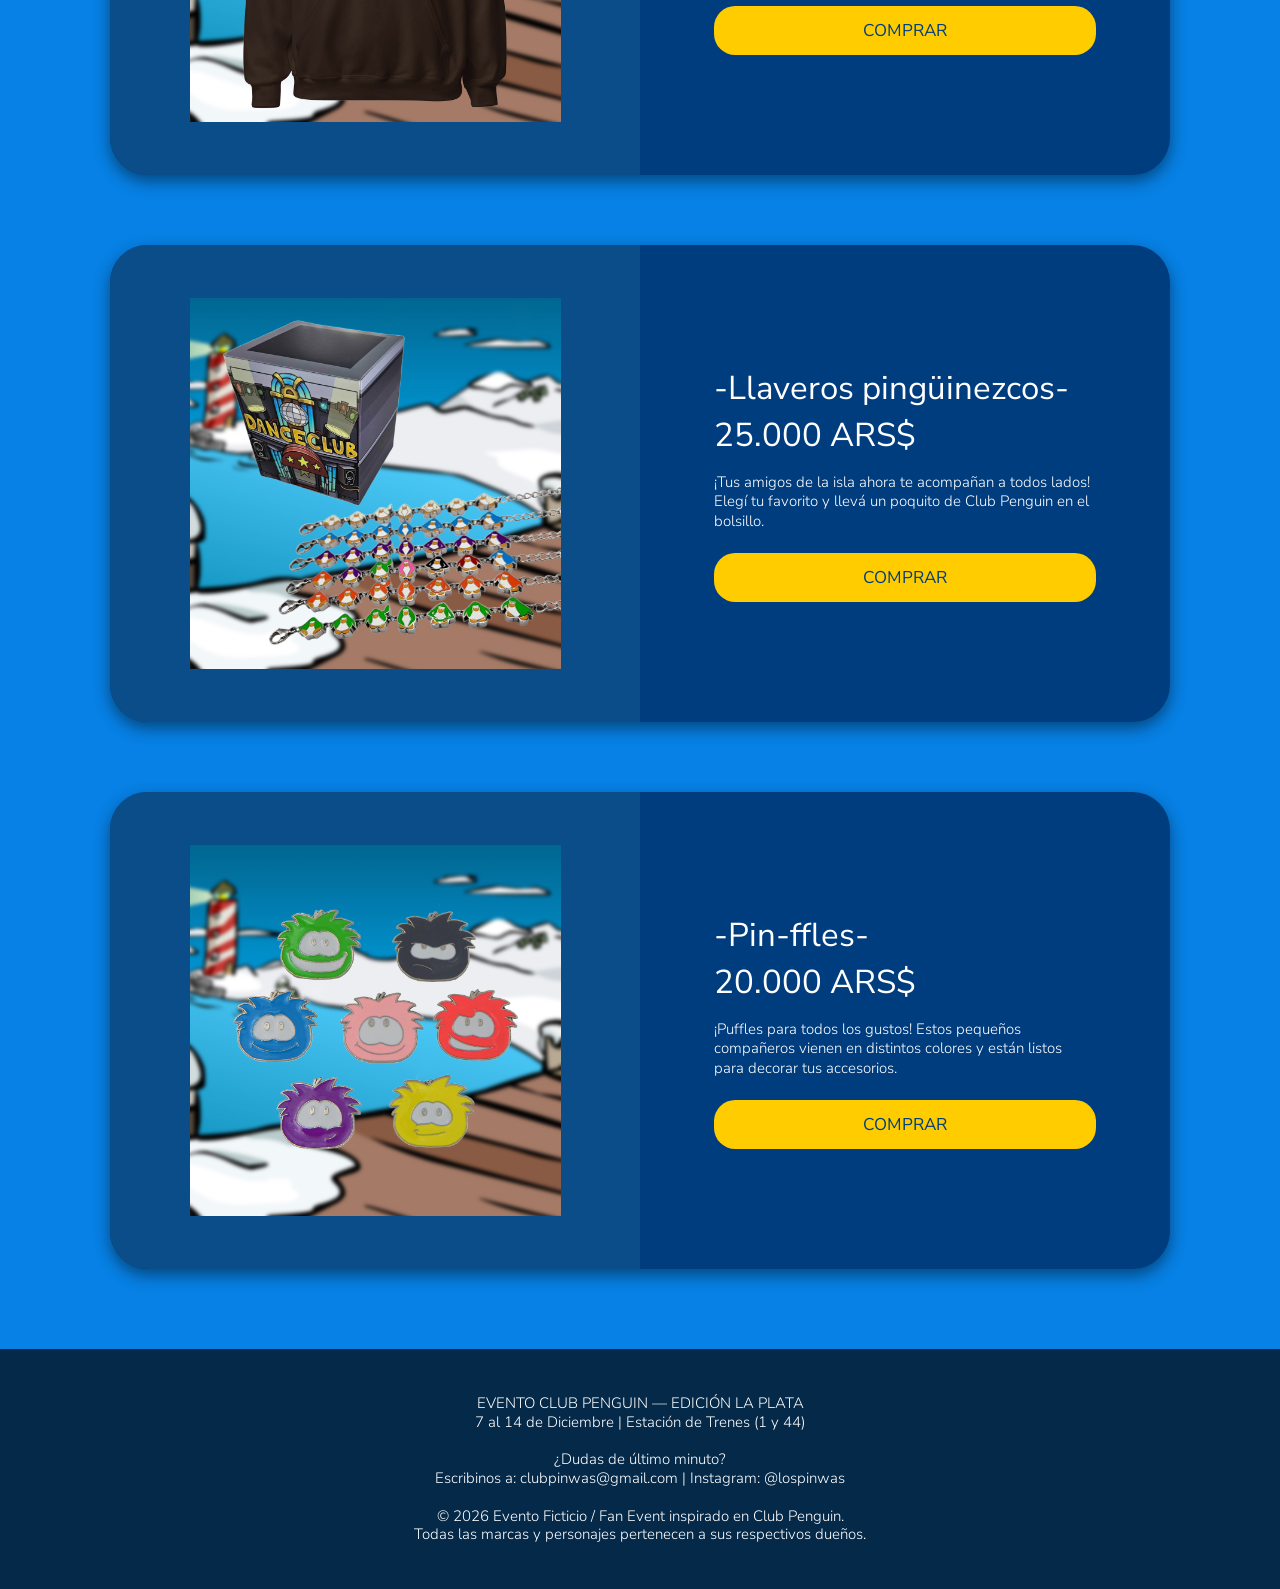
<file: productos.html>
<!DOCTYPE html>
<html lang="es">

<head>
    <meta charset="UTF-8">
    <meta name="viewport" content="width=device-width, initial-scale=1.0">
    <title>Productos | Club Penguin Fest 2026</title>
    <link rel="preconnect" href="https://fonts.googleapis.com">
    <link href="https://fonts.googleapis.com/css2?family=Fredoka:wght@400;500;600;700&family=Luckiest+Guy&display=swap"
        rel="stylesheet">
    <link rel="stylesheet" href="styles.css">
</head>

<body>

    <header>
        <div class="navbar">
            <img src="img/logo.png" alt="logo">
            <span class="nav-titulo">Productos</span>
            <button class="nav-toggle" type="button" aria-label="Abrir menú" aria-expanded="false" aria-controls="menu"><img src="img/botonhambur.png" alt="botonhamburg.png"></button>
            <nav id="menu">
                <button class="nav-cerrar" type="button" aria-label="Cerrar menú"><img src="img/botonhambur.png" alt="botonhamburg.png"></button>
                <a href="index.html">Inicio</a>
                <a href="actividades.html">Actividades</a>
                <a href="informacion.html">Información</a>
                <a href="tienda.html">Tienda</a>
                <a href="productos.html" class="solo-movil">Productos</a>
                <a href="pedidos.html">Mis pedidos</a>
            </nav>
        </div>
        <div class="nav-overlay"></div>
    </header>

    <section id="productos">
        <div class="wrap">
            <article class="detalle" id="merchuno">
                <div class="detalle-img">
                    <img loading="lazy" src="imgmerch/merchuno.jpg" alt="merchuno">
                </div>
                <div class="detalle-info">
                    <h3>-Sticker Premium-</h3>
                    <p class="precio">5.000 ARS$</p>
                    <p class="detalle-desc">¡Llevate un pedacito de la isla a donde vayas, con este sticker que representa el estado de ánimo de todos!</p>
                    <a href="datos.html" class="cta">Comprar</a>
                </div>
            </article>
            <article class="detalle" id="merchsiete">
                <div class="detalle-img">
                    <img loading="lazy" src="imgmerch/merchsiete.jpg" alt="merchsiete">
                </div>
                <div class="detalle-info">
                    <h3>-Un rejunte de bribones-</h3>
                    <p class="precio">300.000 ARS$</p>
                    <p class="detalle-desc">¡La banda completa llegó al muelle! Una reunión de pingüinos lista para armar el mayor quilombo de la isla. ¿Te los vas a perder?</p>
                    <a href="datos.html" class="cta">Comprar</a>
                </div>
            </article>
            <article class="detalle" id="merchseis">
                <div class="detalle-img">
                    <img loading="lazy" src="imgmerch/merchseis.jpg" alt="merchseis">
                </div>
                <div class="detalle-info">
                    <h3>-Pinwas en pijama-</h3>
                    <p class="precio">30.000 ARS$</p>
                    <p class="detalle-desc">¡Se terminó la fiesta, es hora de dormir! Este pingüino ya está listo para una noche calentita en su iglú.</p>
                    <a href="datos.html" class="cta">Comprar</a>
                </div>
            </article>
            <article class="detalle" id="merchtres">
                <div class="detalle-img">
                    <img loading="lazy" src="imgmerch/merchtres.jpg" alt="merchtres">
                </div>
                <div class="detalle-info">
                    <h3>-El pingüino pizzero-</h3>
                    <p class="precio">30.000 ARS$</p>
                    <p class="detalle-desc">¡Pizza recién salida del horno! El chef más elegante de la isla llegó para saciar tu hambre después de una larga jornada de aventuras.</p>
                    <a href="datos.html" class="cta">Comprar</a>
                </div>
            </article>
            <article class="detalle" id="merchocho">
                <div class="detalle-img">
                    <img loading="lazy" src="imgmerch/merchocho.jpg" alt="merchocho">
                </div>
                <div class="detalle-info">
                    <h3>-Remera “18 and over”-</h3>
                    <p class="precio">20.000 ARS$</p>
                    <p class="detalle-desc">Para los pingüinos que ya crecieron, pero siguen entrando a Club Penguin como el primer día. ¡La vieja escuela nunca muere!</p>
                    <a href="datos.html" class="cta">Comprar</a>
                </div>
            </article>
            <article class="detalle" id="merchcinco">
                <div class="detalle-img">
                    <img loading="lazy" src="imgmerch/merchcinco.jpg" alt="merchcinco">
                </div>
                <div class="detalle-info">
                    <h3>-Buzo gamer girl-</h3>
                    <p class="precio">40.000 ARS$</p>
                    <p class="detalle-desc">¡Modo gamer activado! Un buzo para conquistar la isla, ganar minijuegos y presumir estilo mientras esperás la próxima fiesta.</p>
                    <a href="datos.html" class="cta">Comprar</a>
                </div>
            </article>
            <article class="detalle" id="merchnueve">
                <div class="detalle-img">
                    <img loading="lazy" src="imgmerch/merchnueve.jpg" alt="merchnueve">
                </div>
                <div class="detalle-info">
                    <h3>-Llaveros pingüinezcos-</h3>
                    <p class="precio">25.000 ARS$</p>
                    <p class="detalle-desc">¡Tus amigos de la isla ahora te acompañan a todos lados! Elegí tu favorito y llevá un poquito de Club Penguin en el bolsillo.</p>
                    <a href="datos.html" class="cta">Comprar</a>
                </div>
            </article>
            <article class="detalle" id="merchdos">
                <div class="detalle-img">
                    <img loading="lazy" src="imgmerch/merchdos.jpg" alt="merchdos">
                </div>
                <div class="detalle-info">
                    <h3>-Pin-ffles-</h3>
                    <p class="precio">20.000 ARS$</p>
                    <p class="detalle-desc">¡Puffles para todos los gustos! Estos pequeños compañeros vienen en distintos colores y están listos para decorar tus accesorios.</p>
                    <a href="datos.html" class="cta">Comprar</a>
                </div>
            </article>
        </div>
    </section>

    <footer>
        <p><strong>EVENTO CLUB PENGUIN — EDICIÓN LA PLATA</strong><br>7 al 14 de Diciembre | Estación de Trenes (1 y 44)
        </p>
        <p>¿Dudas de último minuto?<br>Escribinos a: clubpinwas@gmail.com | Instagram:
            @lospinwas</p>
        <p>© 2026 Evento Ficticio / Fan Event inspirado en Club
            Penguin.<br>Todas las marcas y personajes pertenecen a sus respectivos dueños.</p>
    </footer>

    <script src="menu.js"></script>

</body>

</html>
</file>
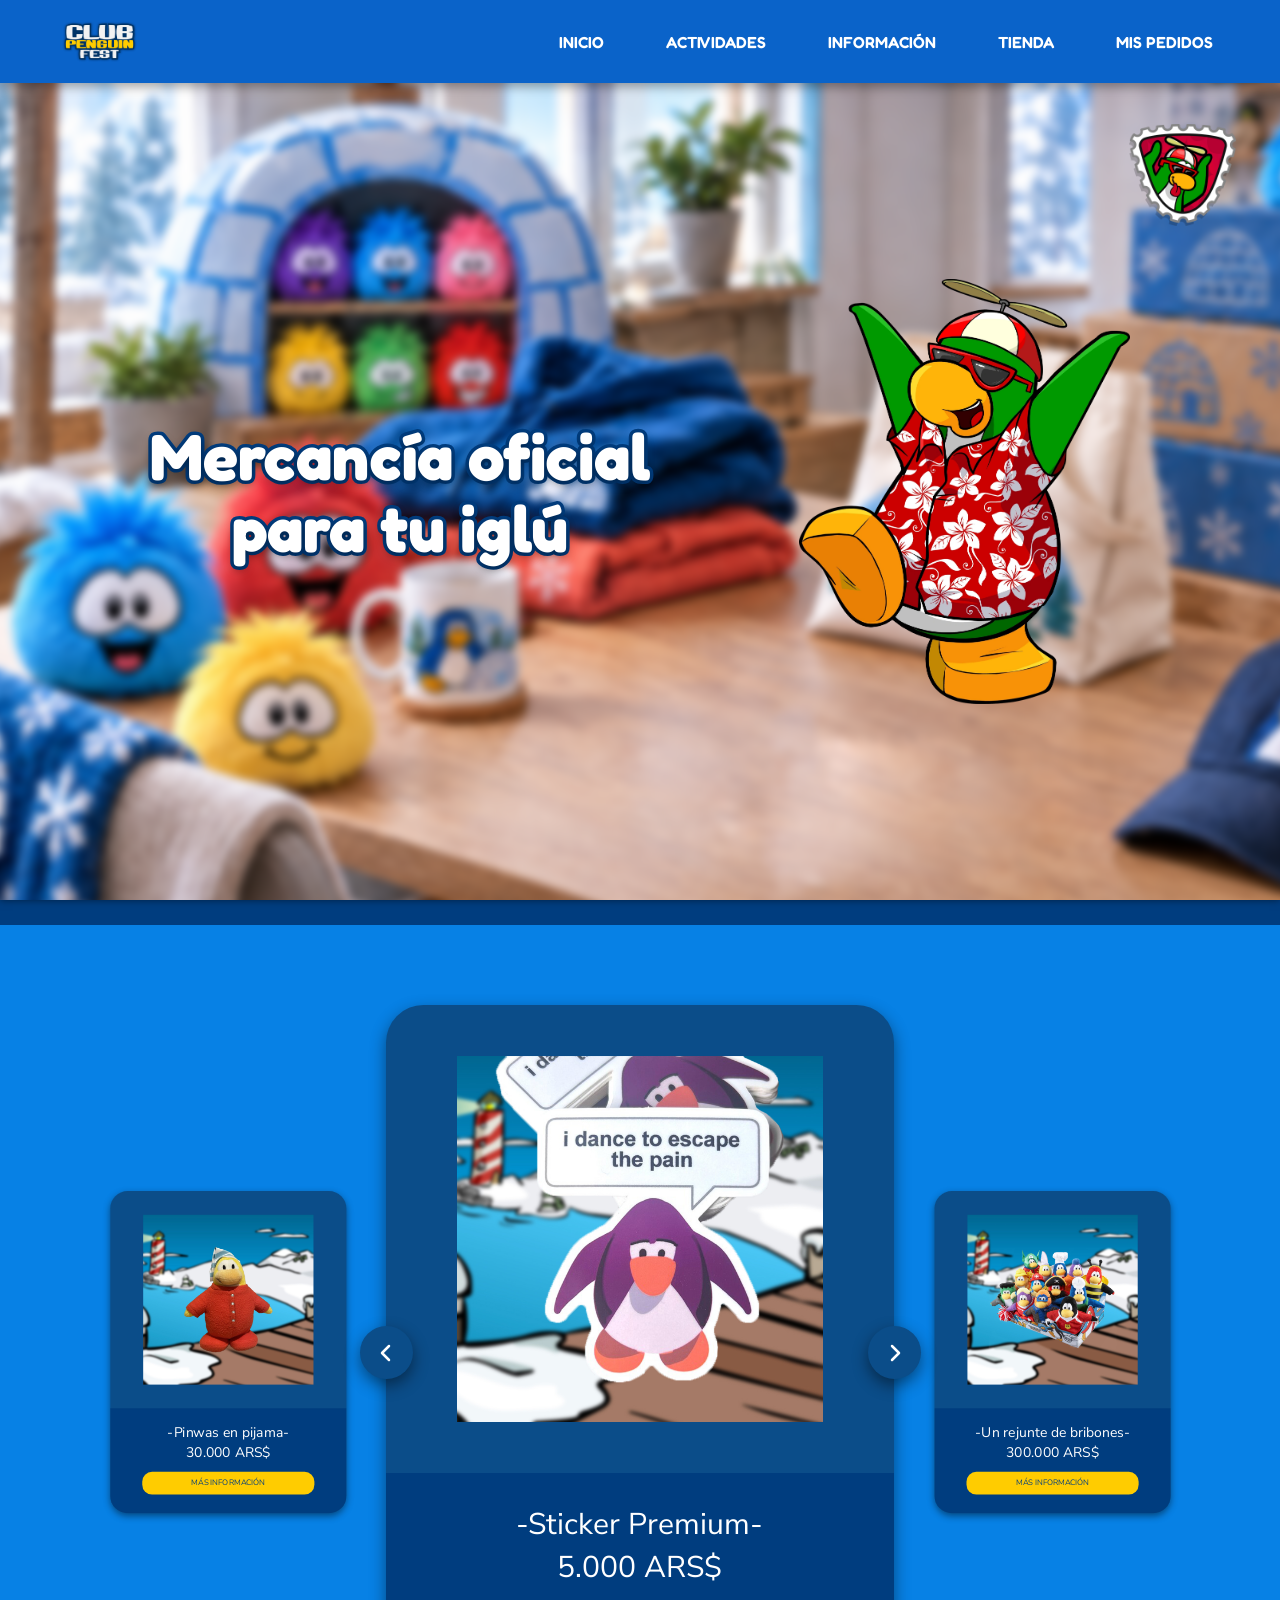
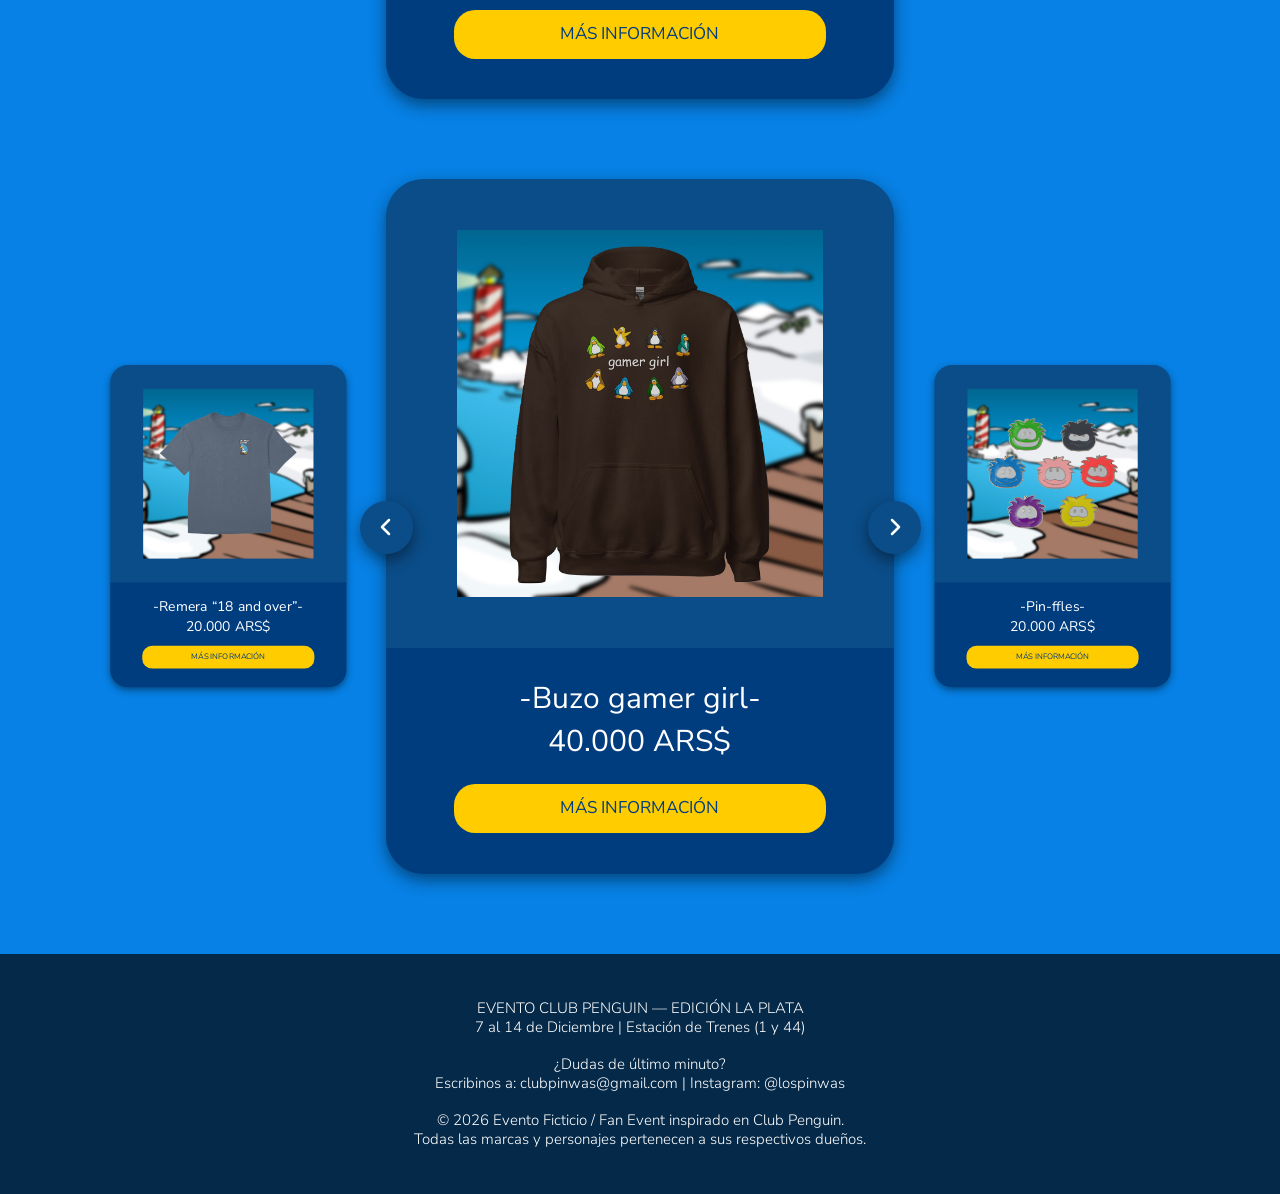
<file: tienda.html>
<!DOCTYPE html>
<html lang="es">

<head>
    <meta charset="UTF-8">
    <meta name="viewport" content="width=device-width, initial-scale=1.0">
    <title>Tienda | Club Penguin Fest 2026</title>
    <link rel="preconnect" href="https://fonts.googleapis.com">
    <link href="https://fonts.googleapis.com/css2?family=Fredoka:wght@400;500;600;700&family=Luckiest+Guy&display=swap"
        rel="stylesheet">
    <link rel="stylesheet" href="styles.css">
</head>

<body>

    <header>
        <div class="navbar">
            <img src="img/logo.png" alt="logo">
            <span class="nav-titulo">Tienda</span>
            <button class="nav-toggle" type="button" aria-label="Abrir menú" aria-expanded="false" aria-controls="menu"><img src="img/botonhambur.png" alt="botonhamburg.png"></button>
            <nav id="menu">
                <button class="nav-cerrar" type="button" aria-label="Cerrar menú"><img src="img/botonhambur.png" alt="botonhamburg.png"></button>
                <a href="index.html">Inicio</a>
                <a href="actividades.html">Actividades</a>
                <a href="informacion.html">Información</a>
                <a href="tienda.html">Tienda</a>
                <a href="productos.html" class="solo-movil">Productos</a>
                <a href="pedidos.html">Mis pedidos</a>
            </nav>
        </div>
        <div class="nav-overlay"></div>
    </header>

    <section class="info-hero tienda-hero">
        <img class="bg" src="img/tiendinwas.jpg" alt="tiendinwas">
        <img class="pin" src="img/tiendast.png" alt="tiendast">
        <div class="info-hero-content">
            <h1>Mercancía oficial<br>para tu iglú</h1>
            <img class="guia" src="img/rookie.png" alt="rookie">
        </div>
    </section>

    <div class="tienda-linea"></div>

    <section id="productos">
        <div class="wrap">
            <div class="carrusel-tienda" data-inicio="1">
                <button class="flecha flecha-prev" type="button" aria-label="Producto anterior"><svg viewBox="0 0 24 24" width="24" height="24" aria-hidden="true"><path d="M15 5l-7 7 7 7" fill="none" stroke="#fff" stroke-width="2.5" stroke-linecap="round" stroke-linejoin="round"/></svg></button>
                <div class="pista">
                    <article class="producto-slide" data-pos="izq">
                        <div class="producto-img">
                            <img loading="lazy" src="imgmerch/merchseis.jpg" alt="merchseis">
                        </div>
                        <div class="producto-info">
                            <h3>-Pinwas en pijama-</h3>
                            <p class="precio">30.000 ARS$</p>
                            <a href="productos.html#merchseis" class="cta">Más información</a>
                        </div>
                    </article>
                    <article class="producto-slide" data-pos="centro">
                        <div class="producto-img">
                            <img loading="lazy" src="imgmerch/merchuno.jpg" alt="merchuno">
                        </div>
                        <div class="producto-info">
                            <h3>-Sticker Premium-</h3>
                            <p class="precio">5.000 ARS$</p>
                            <a href="productos.html#merchuno" class="cta">Más información</a>
                        </div>
                    </article>
                    <article class="producto-slide" data-pos="der">
                        <div class="producto-img">
                            <img loading="lazy" src="imgmerch/merchsiete.jpg" alt="merchsiete">
                        </div>
                        <div class="producto-info">
                            <h3>-Un rejunte de bribones-</h3>
                            <p class="precio">300.000 ARS$</p>
                            <a href="productos.html#merchsiete" class="cta">Más información</a>
                        </div>
                    </article>
                    <article class="producto-slide" data-pos="oculto">
                        <div class="producto-img">
                            <img loading="lazy" src="imgmerch/merchtres.jpg" alt="merchtres">
                        </div>
                        <div class="producto-info">
                            <h3>-El pingüino pizzero-</h3>
                            <p class="precio">30.000 ARS$</p>
                            <a href="productos.html#merchtres" class="cta">Más información</a>
                        </div>
                    </article>
                </div>
                <button class="flecha flecha-next" type="button" aria-label="Producto siguiente"><svg viewBox="0 0 24 24" width="24" height="24" aria-hidden="true"><path d="M9 5l7 7-7 7" fill="none" stroke="#fff" stroke-width="2.5" stroke-linecap="round" stroke-linejoin="round"/></svg></button>
            </div>

            <div class="carrusel-tienda" data-inicio="1">
                <button class="flecha flecha-prev" type="button" aria-label="Producto anterior"><svg viewBox="0 0 24 24" width="24" height="24" aria-hidden="true"><path d="M15 5l-7 7 7 7" fill="none" stroke="#fff" stroke-width="2.5" stroke-linecap="round" stroke-linejoin="round"/></svg></button>
                <div class="pista">
                    <article class="producto-slide" data-pos="izq">
                        <div class="producto-img">
                            <img loading="lazy" src="imgmerch/merchocho.jpg" alt="merchocho">
                        </div>
                        <div class="producto-info">
                            <h3>-Remera “18 and over”-</h3>
                            <p class="precio">20.000 ARS$</p>
                            <a href="productos.html#merchocho" class="cta">Más información</a>
                        </div>
                    </article>
                    <article class="producto-slide" data-pos="centro">
                        <div class="producto-img">
                            <img loading="lazy" src="imgmerch/merchcinco.jpg" alt="merchcinco">
                        </div>
                        <div class="producto-info">
                            <h3>-Buzo gamer girl-</h3>
                            <p class="precio">40.000 ARS$</p>
                            <a href="productos.html#merchcinco" class="cta">Más información</a>
                        </div>
                    </article>
                    <article class="producto-slide" data-pos="der">
                        <div class="producto-img">
                            <img loading="lazy" src="imgmerch/merchdos.jpg" alt="merchdos">
                        </div>
                        <div class="producto-info">
                            <h3>-Pin-ffles-</h3>
                            <p class="precio">20.000 ARS$</p>
                            <a href="productos.html#merchdos" class="cta">Más información</a>
                        </div>
                    </article>
                    <article class="producto-slide" data-pos="oculto">
                        <div class="producto-img">
                            <img loading="lazy" src="imgmerch/merchnueve.jpg" alt="merchnueve">
                        </div>
                        <div class="producto-info">
                            <h3>-Llaveros pingüinezcos-</h3>
                            <p class="precio">25.000 ARS$</p>
                            <a href="productos.html#merchnueve" class="cta">Más información</a>
                        </div>
                    </article>
                </div>
                <button class="flecha flecha-next" type="button" aria-label="Producto siguiente"><svg viewBox="0 0 24 24" width="24" height="24" aria-hidden="true"><path d="M9 5l7 7-7 7" fill="none" stroke="#fff" stroke-width="2.5" stroke-linecap="round" stroke-linejoin="round"/></svg></button>
            </div>
        </div>
    </section>

    <footer>
        <p><strong>EVENTO CLUB PENGUIN — EDICIÓN LA PLATA</strong><br>7 al 14 de Diciembre | Estación de Trenes (1 y 44)
        </p>
        <p>¿Dudas de último minuto?<br>Escribinos a: clubpinwas@gmail.com | Instagram:
            @lospinwas</p>
        <p>© 2026 Evento Ficticio / Fan Event inspirado en Club
            Penguin.<br>Todas las marcas y personajes pertenecen a sus respectivos dueños.</p>
    </footer>

    <script>
        document.querySelectorAll('.carrusel-tienda').forEach(function (carrusel) {
            var slides = carrusel.querySelectorAll('.producto-slide');
            var total = slides.length;
            var actual = Number(carrusel.dataset.inicio) || 0;

            function mostrar() {
                slides.forEach(function (slide, i) {
                    var d = (i - actual + total) % total;
                    var pos = d === 0 ? 'centro' : d === 1 ? 'der' : d === total - 1 ? 'izq' : 'oculto';
                    slide.dataset.pos = pos;
                    slide.inert = pos !== 'centro';
                });
            }

            carrusel.querySelector('.flecha-prev').addEventListener('click', function () {
                actual = (actual - 1 + total) % total;
                mostrar();
            });

            carrusel.querySelector('.flecha-next').addEventListener('click', function () {
                actual = (actual + 1) % total;
                mostrar();
            });

            mostrar();
        });
    </script>

    <script src="menu.js"></script>

</body>

</html>
</file>
<file: styles.css>
@import url('https://fonts.googleapis.com/css2?family=Nunito+Sans:wght@200;300;400;500;600;700&display=swap');

* {
    box-sizing: border-box;
}

html {
    overflow-x: hidden;
    scroll-behavior: smooth;
    scroll-padding-top: 83px;
}

body {
    margin: 0;
    overflow-x: clip;
    background: #0781e5;
    color: #fff;
    font-family: 'Nunito Sans', sans-serif;
    font-weight: 300;
    font-size: 15px;
    line-height: 18.75px;
}

img {
    display: block;
}

.wrap {
    position: relative;
    width: 100%;
    max-width: 1200px;
    margin: 0 auto;
}



section {
    overflow-x: clip;
}

header {
    position: sticky;
    top: 0;
    z-index: 100;
    background: #0a63c9;
    box-shadow: 0 4px 10px rgba(0, 0, 0, .35);
}

.navbar {
    height: 83px;
    display: flex;
    align-items: center;
    justify-content: space-between;
    padding: 0 67.5px 0 50px;
}

.navbar img {
    height: 65px;
    width: auto;
}

.navbar nav {
    display: flex;
    gap: 62px;
}

.navbar nav a {
    color: #fff;
    text-decoration: none;
    font-family: 'Fredoka', sans-serif;
    font-weight: 600;
    font-size: 16px;
    line-height: 1;
    text-transform: uppercase;
    transition: color .2s;
}

.navbar nav a:hover {
    color: #ffcc00;
}



.hero {
    position: relative;
    height: 642.5px;
    overflow: hidden;
}

.hero .bg {
    position: absolute;
    inset: 0;
    width: 100%;
    height: 100%;
    object-fit: cover;
}

.hero .medal {
    position: absolute;
    top: 40.62px;
    right: 44.38px;
    width: 106.25px;
    z-index: 2;
}

.hero-content {
    position: absolute;
    top: 120px;
    left: 0;
    right: 0;
    display: flex;
    flex-direction: column;
    align-items: center;
    z-index: 2;
}

.hero-content br {
    display: none;
}

.hero-title-img {
    width: 616.88px;
    max-width: 100%;
    height: auto;
}

.pill {
    margin-top: 21.88px;
    height: 44.38px;
    padding: 0 33.12px;
    background: #003d7f;
    border-radius: 22.5px;
    font-family: 'Fredoka', sans-serif;
    font-weight: 500;
    font-size: 18.75px;
    line-height: 44.38px;
    white-space: nowrap;
}

.cta-row {
    position: relative;
    width: 203.75px;
    height: 41.88px;
    margin-top: 41.88px;
}

.cta {
    display: flex;
    align-items: center;
    justify-content: center;
    width: 203.75px;
    height: 41.88px;
    background: #ffcc00;
    border-radius: 21.25px;
    color: #003d7f;
    text-decoration: none;
    font-family: 'Nunito Sans', sans-serif;
    font-weight: 400;
    font-size: 15px;
}

.ticket-float {
    position: absolute;
    left: 179.38px;
    top: -5px;
    width: 76.88px;
    height: auto;
}



.h1bar {
    height: 96.88px;
    background: #003d7f;
    display: flex;
    align-items: center;
    justify-content: center;
}

.h1bar h1 {
    margin: 0;
    font-family: 'Fredoka', sans-serif;
    font-weight: 600;
    font-size: 37.5px;
    line-height: 1;
    text-transform: uppercase;
    text-align: center;
}



#registro {
    padding-top: 103.75px;
}

.registro {
    height: 650px;
}

.registro > img {
    position: absolute;
    left: 179.38px;
    top: 53.12px;
    width: 343.75px;
    height: auto;
}

.reg-card {
    position: absolute;
    left: 571.25px;
    top: 0;
    width: 495.62px;
    height: 650px;
    padding: 70px 53.75px 0;
    background: #003d7f;
    border-radius: 50px;
    box-shadow: 0 6.25px 15.62px rgba(0, 0, 0, .45);
    text-align: center;
}

.reg-card h2 {
    margin: 0 0 28.75px;
    font-family: 'Fredoka', sans-serif;
    font-weight: 400;
    font-size: 48.75px;
    line-height: 1;
    text-transform: uppercase;
}

.reg-card form {
    display: flex;
    flex-direction: column;
    gap: 8px;
}

.reg-card input {
    width: 100%;
    height: 50.62px;
    padding: 0 25px;
    margin-bottom: 14px;
    border: 0;
    outline: 0;
    border-radius: 25.62px;
    background: #0b4d89;
    color: #fff;
    font-family: 'Nunito Sans', sans-serif;
    font-weight: 300;
    font-size: 17.5px;
}

.reg-card label {
    text-align: left;
    padding-left: 25px;
    font-size: 16px;
    font-weight: 600;
}

.reg-card textarea {
    width: 100%;
    height: 110px;
    padding: 15px 25px;
    margin-bottom: 14px;
    border: 0;
    outline: 0;
    border-radius: 25px;
    background: #0b4d89;
    color: #fff;
    font-family: 'Nunito Sans', sans-serif;
    font-weight: 300;
    font-size: 17.5px;
    resize: none;
}

.reg-card input::placeholder,
.reg-card textarea::placeholder {
    color: rgba(255, 255, 255, .85);
}

.reg-card button {
    width: 100%;
    height: 50.62px;
    border: 0;
    border-radius: 25.62px;
    background: #ffcc00;
    color: #003d7f;
    font-family: 'Nunito Sans', sans-serif;
    font-weight: 400;
    font-size: 17.5px;
    text-transform: uppercase;
    cursor: pointer;
}

.reg-msg {
    margin: 10px 0 0;
    font-size: 13.75px;
}



.que-es {
    position: relative;
    width: 1000px;
    max-width: 100%;
    height: 408.75px;
    margin: 153.75px auto 0;
    background: #0b4d89;
    border-radius: 50px;
    box-shadow: 0 6.25px 15.62px rgba(0, 0, 0, .45);
    display: flex;
}

.seccion-que-es {
    padding-bottom: 120px;
}

.que-es .banner-img {
    display: none;
}

.que-es > div {
    width: calc(100% - 381px);
    height: 100%;
    display: flex;
    flex-direction: column;
    align-items: center;
    justify-content: center;
    text-align: center;
}

.que-es h2 {
    margin: 0 0 24px;
    font-family: 'Fredoka', sans-serif;
    font-weight: 600;
    font-size: 36px;
    line-height: 42px;
}

.que-es p {
    margin: 0;
    max-width: 520px;
    font-weight: 300;
    font-size: 20px;
    line-height: 28px;
}

.que-es > img:last-child {
    position: absolute;
    top: 50%;
    right: 60px;
    height: 330px;
    width: auto;
    transform: translateY(-50%);
}



.isla-wrap {
    position: relative;
    height: 883.12px;
    margin-top: 0;
}

.isla-wrap .bg {
    position: absolute;
    top: -12px;
    left: calc(50% - 50vw - 12px);
    width: calc(100vw + 24px);
    height: calc(100% + 24px);
    object-fit: cover;
    filter: blur(4px);
}

.isla-wrap .dos-img {
    position: absolute;
    left: 204.38px;
    top: 275.62px;
    width: 483.12px;
    height: auto;
}

.isla-cards {
    position: absolute;
    top: 55.31px;
    right: 110px;
    width: 295px;
    display: flex;
    flex-direction: column;
    gap: 26.25px;
}

.isla-card {
    height: 240px;
    padding: 0 25px;
    background: #0b4d89;
    border-radius: 50px;
    box-shadow: 0 6.25px 15.62px rgba(0, 0, 0, .45);
    display: flex;
    flex-direction: column;
    align-items: center;
    justify-content: center;
    text-align: center;
}

.isla-card h3 {
    margin: 0 0 20px;
    font-family: 'Fredoka', sans-serif;
    font-weight: 400;
    font-size: 30px;
    line-height: 36.25px;
    text-transform: uppercase;
}

.isla-card p {
    margin: 0;
    font-weight: 300;
    font-size: 17px;
    line-height: 22px;
    color: rgba(255, 255, 255, .9);
}



.section-title-wrap {
    height: 65.62px;
    margin: 0 30px 75.62px;
    background: #003d7f;
    border-radius: 12.5px;
    display: flex;
    align-items: center;
    justify-content: center;
}

.section-title {
    font-family: 'Fredoka', sans-serif;
    font-weight: 600;
    font-size: 28.75px;
    line-height: 1;
    text-transform: uppercase;
    text-align: center;
}



#actividades {
    padding-top: 75.62px;
    padding-bottom: 50px;
}

#actividades .section-title-wrap {
    margin-bottom: 57.5px;
}

.act-grid {
    display: grid;
    grid-template-columns: 578.75px 579.38px;
    column-gap: 41.88px;
    row-gap: 60px;
    align-items: start;
}

.act-card {
    position: relative;
    isolation: isolate;
    height: 456.25px;
    padding-top: 36.88px;
    text-align: center;
}

.act-card::before {
    content: '';
    position: absolute;
    z-index: -1;
    top: 0;
    bottom: 0;
    background: #0b4d89;
    box-shadow: 0 6.25px 15.62px rgba(0, 0, 0, .45);
}

.act-card:nth-child(odd) {
    padding-left: 60px;
}

.act-card:nth-child(odd)::before {
    left: -100vw;
    right: 0;
    border-radius: 0 46.88px 46.88px 0;
}

.act-card:nth-child(even) {
    margin-top: 37.5px;
    padding-left: 45px;
}

.act-card:nth-child(even)::before {
    left: 0;
    right: -100vw;
    border-radius: 46.88px 0 0 46.88px;
}

.act-card > img {
    width: 470px;
    height: 248.12px;
    object-fit: cover;
    box-shadow: 0 3.12px 6.25px rgba(0, 0, 0, .5);
}

.act-card .body {
    width: 470px;
}

.act-card h3 {
    margin: 21.25px 0 0;
    font-family: 'Nunito Sans', sans-serif;
    font-weight: 500;
    font-size: 28px;
    line-height: 32px;
}

.act-card .up {
    text-transform: uppercase;
}

.act-card p {
    width: 420px;
    margin: 16px auto 0;
    font-weight: 300;
    font-size: 18px;
    line-height: 23px;
    color: rgba(255, 255, 255, .9);
}



#itinerario {
    padding-top: 50px;
    padding-bottom: 100px;
}

#itinerario .section-title-wrap {
    margin-bottom: 50px;
}

.reloj-box {
    position: relative;
    width: 1000px;
    max-width: 100%;
    margin: 0 auto;
    padding: 60px 60px 60px 80px;
    display: flex;
    align-items: center;
    justify-content: space-between;
    gap: 30px;
    background: #0b4d89;
    border-radius: 37.5px;
    box-shadow: 0 6.25px 15.62px rgba(0, 0, 0, .45);
}

.reloj-box table {
    flex: 1 1 auto;
    border-collapse: separate;
    border-spacing: 0;
}

.reloj-box th,
.reloj-box td {
    padding: 0 0 36px;
    text-align: left;
    vertical-align: top;
    font-size: 26.25px;
    line-height: 30px;
    white-space: nowrap;
}

.reloj-box th {
    font-family: 'Nunito Sans', sans-serif;
    font-weight: 700;
}

.reloj-box td {
    font-weight: 300;
}

.reloj-box tr:last-child td {
    padding-bottom: 0;
}

.reloj-box th:nth-child(2),
.reloj-box td:nth-child(2),
.reloj-box th:nth-child(3),
.reloj-box td:nth-child(3) {
    padding-left: 40px;
    border-left: 2.5px solid #fff;
}

.reloj-box th:nth-child(1),
.reloj-box td:nth-child(1),
.reloj-box th:nth-child(2),
.reloj-box td:nth-child(2) {
    padding-right: 40px;
}

.reloj-box > img {
    flex: 0 0 auto;
    width: 340px;
    max-width: 100%;
    height: auto;
}

@media (max-width: 1240px) {
    .reloj-box th,
    .reloj-box td {
        font-size: 22px;
        line-height: 26px;
        padding-bottom: 30px;
    }

    .reloj-box tr:last-child td {
        padding-bottom: 0;
    }

    .reloj-box th:nth-child(2),
    .reloj-box td:nth-child(2),
    .reloj-box th:nth-child(3),
    .reloj-box td:nth-child(3) {
        padding-left: 28px;
    }

    .reloj-box th:nth-child(1),
    .reloj-box td:nth-child(1),
    .reloj-box th:nth-child(2),
    .reloj-box td:nth-child(2) {
        padding-right: 28px;
    }

    .reloj-box > img {
        width: 290px;
    }
}

@media (max-width: 1040px) {
    .reloj-box {
        padding: 40px 32px;
    }
}

@media (max-width: 760px) {
    .reloj-box {
        flex-direction: column;
        gap: 28px;
        padding: 32px 20px;
        border-radius: 28px;
    }

    .reloj-box table {
        width: 100%;
    }

    .reloj-box th,
    .reloj-box td {
        font-size: 16px;
        line-height: 20px;
        padding-bottom: 20px;
        white-space: normal;
    }

    .reloj-box th:nth-child(2),
    .reloj-box td:nth-child(2),
    .reloj-box th:nth-child(3),
    .reloj-box td:nth-child(3) {
        padding-left: 14px;
    }

    .reloj-box th:nth-child(1),
    .reloj-box td:nth-child(1),
    .reloj-box th:nth-child(2),
    .reloj-box td:nth-child(2) {
        padding-right: 14px;
    }

    .reloj-box > img {
        width: 220px;
    }
}



#ubicacion {
    padding-top: 75.62px;
}

.ubi-box {
    position: relative;
    display: flex;
    align-items: flex-start;
    gap: 41px;
    min-height: 730px;
    padding: 77px 14% 70px 8%;
}

.ubi-box .mapa-icon {
    position: absolute;
    top: 11px;
    right: 34px;
    width: 100px;
    height: auto;
}

.ubi-box .rock {
    flex: 0 1 338px;
    min-width: 0;
    width: 338px;
    height: auto;
    margin-top: 94px;
}

.ubi-info {
    flex: 1 1 551px;
    min-width: 0;
    max-width: 551px;
}

.ubi-info .mapfr {
    display: block;
    width: 100%;
    height: 455px;
    border: 0;
}

.ubi-info h3 {
    margin: 14.38px 0 5.62px;
    font-family: 'Nunito Sans', sans-serif;
    font-weight: 400;
    font-size: 26.25px;
    line-height: 31.25px;
    text-align: center;
}

.ubi-info p {
    margin: 0;
    font-weight: 300;
    font-size: 15px;
    line-height: 18.75px;
    text-align: left;
}



#faq {
    padding-top: 75.62px;
    padding-bottom: 77.5px;
}

.faq-wrap {
    position: relative;
    display: flex;
    align-items: center;
    gap: 86px;
    min-height: 690px;
    padding: 0 58px 0 70px;
}

.faq-wrap > div {
    flex: 1 1 699px;
    min-width: 0;
    max-width: 699px;
}

.faq-wrap > img {
    flex: 0 0 auto;
    align-self: flex-start;
    margin-top: 128px;
    width: 287px;
    max-width: 100%;
    height: auto;
}

details {
    margin-bottom: 32.5px;
    border-radius: 32.5px;
}

details[open] {
    background: #003d7f;
    box-shadow: 0 3.75px 8.75px rgba(0, 0, 0, .55);
}

details:last-child {
    margin-bottom: 0;
}

summary {
    height: 65px;
    padding: 0 29.38px;
    display: flex;
    align-items: center;
    justify-content: space-between;
    background: #0781e5;
    border-radius: 32.5px;
    box-shadow: 0 3.75px 8.75px rgba(0, 0, 0, .55);
    color: #fff;
    font-family: 'Fredoka', sans-serif;
    font-weight: 500;
    font-size: 22px;
    line-height: 1;
    list-style: none;
    cursor: pointer;
}

summary::after {
    content: '+';
    font-family: 'Fredoka', sans-serif;
    font-weight: 500;
    font-size: 30px;
    line-height: 1;
    position: relative;
    top: -1px;
}

details[open] summary::after {
    content: '\2212';
}

summary::-webkit-details-marker {
    display: none;
}

details .a {
    margin: 0;
    padding: 14px 29.38px 22px;
    font-family: 'Nunito Sans', sans-serif;
    font-weight: 500;
    font-size: 20px;
    line-height: 27px;
}



footer {
    padding: 45px 0;
    background: #052949;
    text-align: center;
    font-weight: 300;
    font-size: 15px;
    line-height: 18.75px;
}

footer p {
    margin: 0 0 18.75px;
}

footer p:last-child {
    margin-bottom: 0;
}

footer strong {
    font-weight: 300;
}

.carrusel-actividades {
    position: relative;
    width: 1000px;
    max-width: 100%;
    margin: 0 auto;
}

.carrusel-actividades .carousel-inner {
    background: #0b4d89;
    border-radius: 60px;
    box-shadow: 0 8px 22px rgba(0, 0, 0, .4);
}

.carrusel-actividades .carousel-item {
    transition: transform .9s ease-in-out;
}

.act-slide {
    padding: 44px 100px 84px;
    text-align: center;
}

.act-slide img {
    width: 100%;
    max-width: 760px;
    height: 420px;
    margin: 0 auto;
    object-fit: cover;
    object-position: center;
    border-radius: 14px;
    box-shadow: 0 4px 10px rgba(0, 0, 0, .5);
}

.act-slide h3 {
    margin: 24px 0 0;
    font-family: 'Nunito Sans', sans-serif;
    font-weight: 500;
    font-size: 37px;
    line-height: 43px;
}

.act-slide p {
    margin: 16px auto 0;
    max-width: 700px;
    font-weight: 300;
    font-size: 22px;
    line-height: 29px;
    color: rgba(255, 255, 255, .9);
}

.carrusel-actividades .carousel-control-prev,
.carrusel-actividades .carousel-control-next {
    top: 50%;
    bottom: auto;
    transform: translateY(-50%);
    width: 64px;
    height: 64px;
    background: #003d7f;
    border-radius: 50%;
    opacity: 1;
    box-shadow: 0 4px 10px rgba(0, 0, 0, .4);
}

.carrusel-actividades .carousel-control-prev {
    left: -85px;
}

.carrusel-actividades .carousel-control-next {
    right: -85px;
}

.carrusel-actividades .carousel-indicators {
    position: absolute;
    bottom: 26px;
    margin: 0;
}

.carrusel-actividades .carousel-indicators button {
    background-color: #fff;
}

.carrusel-actividades .carousel-indicators .active {
    background-color: #ffcc00;
}

.carrusel-actividades .carousel-control-prev:hover .carousel-control-prev-icon {
    background-image: url("data:image/svg+xml,<svg xmlns='http://www.w3.org/2000/svg' viewBox='0 0 16 16' fill='%23ffcc00'><path d='M11.354 1.646a.5.5 0 0 1 0 .708L5.707 8l5.647 5.646a.5.5 0 0 1-.708.708l-6-6a.5.5 0 0 1 0-.708l6-6a.5.5 0 0 1 .708 0z'/></svg>");
}

.carrusel-actividades .carousel-control-next:hover .carousel-control-next-icon {
    background-image: url("data:image/svg+xml,<svg xmlns='http://www.w3.org/2000/svg' viewBox='0 0 16 16' fill='%23ffcc00'><path d='M4.646 1.646a.5.5 0 0 1 .708 0l6 6a.5.5 0 0 1 0 .708l-6 6a.5.5 0 0 1-.708-.708L10.293 8 4.646 2.354a.5.5 0 0 1 0-.708z'/></svg>");
}


.info-hero {
    position: relative;
    height: calc(100vh - 83px);
    min-height: 480px;
    overflow: hidden;
    z-index: 1;
    box-shadow: 0 0 7.5px rgba(0, 0, 0, .5);
}

.info-hero .bg {
    position: absolute;
    top: -12px;
    left: -12px;
    width: calc(100% + 24px);
    height: calc(100% + 24px);
    object-fit: cover;
    object-position: center;
    filter: blur(4px);
}

.info-hero-content {
    position: absolute;
    inset: 0;
    display: flex;
    align-items: center;
    justify-content: space-evenly;
    z-index: 2;
}

.info-hero h1 {
    margin: 0;
    flex: 0 1 auto;
    max-width: 62%;
    font-family: 'Fredoka', sans-serif;
    font-weight: 700;
    font-size: clamp(32px, 5.1vw, 80px);
    line-height: 1.1;
    color: #fff;
    -webkit-text-stroke: 7px #003d7f;
    paint-order: stroke fill;
    text-shadow: 0 4px 10px rgba(0, 0, 0, .4);
}

.info-hero .guia {
    flex: 0 0 auto;
    width: 28%;
    height: auto;
    max-height: 72%;
    object-fit: contain;
}

@media (max-width: 760px) {
    .info-hero-content {
        flex-direction: column;
        padding: 0 20px;
    }

    .info-hero h1 {
        max-width: 100%;
        text-align: center;
    }

    .info-hero h1 {
        -webkit-text-stroke: 5px #003d7f;
    }

    .info-hero .guia {
        width: 55%;
        max-height: 45%;
    }
}


:root {
    --caja-ancho: 1200px;
    --caja-fondo: #0b4d89;
    --caja-radio: 37.5px;
    --caja-sombra: 0 6.25px 15.62px rgba(0, 0, 0, .45);
}

.que-es,
.reloj-box,
.ubi-box,
.faq-wrap {
    width: min(var(--caja-ancho), calc(100% - 40px));
    max-width: none;
    margin-left: auto;
    margin-right: auto;
    background: var(--caja-fondo);
    border-radius: var(--caja-radio);
    box-shadow: var(--caja-sombra);
}

.reg-card,
.isla-card {
    border-radius: var(--caja-radio);
    box-shadow: var(--caja-sombra);
}

.section-title-wrap {
    width: min(var(--caja-ancho), calc(100% - 40px));
    margin-left: auto;
    margin-right: auto;
}

.carrusel-actividades {
    width: min(var(--caja-ancho), calc(100% - 40px));
    max-width: none;
}

.carrusel-actividades .carousel-inner {
    background: var(--caja-fondo);
    border-radius: var(--caja-radio);
    box-shadow: var(--caja-sombra);
}

@media (max-width: 1400px) {
    .carrusel-actividades .carousel-control-prev {
        left: -32px;
    }

    .carrusel-actividades .carousel-control-next {
        right: -32px;
    }
}

@media (max-width: 760px) {
    .ubi-box,
    .faq-wrap {
        flex-direction: column;
        padding: 72px 20px 32px;
        gap: 24px;
        border-radius: 32px;
    }

    .ubi-box,
    .faq-wrap {
        min-height: 0;
        align-items: center;
    }

    .ubi-box .rock,
    .faq-wrap > img {
        flex: 0 0 auto;
        width: 160px;
        margin-top: 0;
        align-self: center;
    }

    .ubi-info,
    .faq-wrap > div {
        width: 100%;
        max-width: none;
        flex: 0 0 auto;
    }

    .ubi-box .mapa-icon {
        width: 56px;
        right: 16px;
    }

    .ubi-info .mapfr {
        height: 280px;
    }

    .que-es,
    .reloj-box,
    .carrusel-actividades .carousel-inner {
        border-radius: 28px;
    }
}


.act-slide img[src$="meet.jpg"] {
    object-position: center top;
}

@media (max-width: 760px) {
    .act-slide img {
        height: 220px;
    }
}

.reg-card {
    display: flex;
    flex-direction: column;
    justify-content: center;
    padding-top: 0;
}

.pin {
    position: absolute;
    top: 40.62px;
    right: 44.38px;
    width: 106.25px;
    height: auto;
    z-index: 3;
}

.tienda-hero .guia {
    width: auto;
    height: 52%;
}

@media (max-width: 760px) {
    .pin {
        top: 16px;
        right: 16px;
        width: 64px;
    }
}

.seccion-isla {
    position: relative;
    overflow: hidden;
    z-index: 1;
    box-shadow: 0 0 7.5px rgba(0, 0, 0, .5);
}

.tienda-hero h1 {
    text-align: center;
}

.tienda-linea {
    height: 25px;
    background: #003d7f;
}

#productos {
    padding: 80px 0;
}

.carrusel-tienda {
    position: relative;
    width: min(1060px, calc(100% - 40px));
    margin: 0 auto 80px;
}

.carrusel-tienda:last-child {
    margin-bottom: 0;
}

.pista {
    display: grid;
}

.producto-slide {
    grid-area: 1 / 1;
    justify-self: center;
    display: flex;
    flex-direction: column;
    width: 48%;
    overflow: hidden;
    background: var(--caja-fondo);
    border-radius: var(--caja-radio);
    box-shadow: var(--caja-sombra);
    transition: transform .45s ease, opacity .45s ease, filter .45s ease;
}

.producto-slide[data-pos="centro"] {
    z-index: 3;
}

.producto-slide[data-pos="izq"] {
    z-index: 2;
    transform: translateX(-81%) scale(.464);
    filter: blur(1.5px);
}

.producto-slide[data-pos="der"] {
    z-index: 2;
    transform: translateX(81%) scale(.464);
    filter: blur(1.5px);
}

.producto-slide[data-pos="oculto"] {
    z-index: 1;
    opacity: 0;
    transform: scale(.3);
    pointer-events: none;
}

.producto-img {
    padding: 10% 14%;
}

.producto-img img {
    display: block;
    width: 100%;
    aspect-ratio: 1 / 1;
    object-fit: cover;
}

.producto-info {
    display: flex;
    flex: 1;
    flex-direction: column;
    align-items: center;
    padding: 6% 0 8%;
    background: #003d7f;
    text-align: center;
}

.producto-info h3,
.producto-info .precio {
    margin: 0;
    font-family: 'Nunito Sans', sans-serif;
    font-weight: 400;
    font-size: clamp(15px, 2.8vw, 30px);
    line-height: 1.43;
}

.producto-info .precio {
    margin-bottom: 4%;
}

.producto-info .cta {
    width: 73%;
    height: clamp(34px, 4.5vw, 49px);
    margin-top: auto;
    font-size: clamp(11px, 1.6vw, 17px);
    text-transform: uppercase;
}

.flecha {
    position: absolute;
    top: 50%;
    z-index: 5;
    display: flex;
    align-items: center;
    justify-content: center;
    width: 53px;
    height: 53px;
    margin-top: -26px;
    padding: 0;
    border: 0;
    border-radius: 50%;
    background: var(--caja-fondo);
    box-shadow: var(--caja-sombra);
    cursor: pointer;
}

.flecha-prev {
    left: calc(26% - 26px);
}

.flecha-next {
    left: calc(74% - 26px);
}

@media (max-width: 700px) {
    #productos {
        padding: 50px 0;
    }

    .carrusel-tienda {
        margin-bottom: 50px;
    }

    .producto-slide {
        width: 78%;
    }

    .producto-slide[data-pos="izq"],
    .producto-slide[data-pos="der"] {
        opacity: 0;
        pointer-events: none;
    }

    .producto-info h3,
    .producto-info .precio {
        font-size: 18px;
    }

    .producto-info .cta {
        width: 80%;
        height: 40px;
        font-size: 14px;
    }

    .flecha {
        width: 44px;
        height: 44px;
        margin-top: -22px;
    }

    .flecha-prev {
        left: 0;
    }

    .flecha-next {
        left: auto;
        right: 0;
    }
}

.detalle {
    display: flex;
    width: min(1060px, calc(100% - 40px));
    margin: 0 auto 70px;
    overflow: hidden;
    background: #003d7f;
    border-radius: var(--caja-radio);
    box-shadow: var(--caja-sombra);
}

.detalle:last-child {
    margin-bottom: 0;
}

.detalle-img {
    display: flex;
    flex: 0 0 50%;
    align-items: center;
    justify-content: center;
    padding: 5% 0;
    background: var(--caja-fondo);
}

.detalle-img img {
    display: block;
    width: 70%;
    aspect-ratio: 1 / 1;
    object-fit: cover;
}

.detalle-info {
    display: flex;
    flex: 1;
    flex-direction: column;
    justify-content: center;
    padding: 4% 7%;
}

.detalle-info h3,
.detalle-info .precio {
    margin: 0;
    font-family: 'Nunito Sans', sans-serif;
    font-weight: 400;
    font-size: clamp(18px, 3.1vw, 33px);
    line-height: 1.43;
}

.detalle-desc {
    margin: 14px 0 22px;
    font-size: clamp(12px, 1.4vw, 15px);
    line-height: 1.3;
}

.detalle-info .cta {
    width: 100%;
    height: clamp(34px, 4.5vw, 49px);
    font-size: clamp(11px, 1.6vw, 17px);
    text-transform: uppercase;
}

@media (max-width: 700px) {
    .detalle {
        flex-direction: column;
        margin-bottom: 40px;
    }

    .detalle-img {
        flex: 0 0 auto;
        padding: 8% 0;
    }

    .detalle-img img {
        width: 62%;
    }

    .detalle-info {
        padding: 26px 24px 30px;
    }

    .detalle-info h3,
    .detalle-info .precio {
        font-size: 20px;
    }

    .detalle-desc {
        font-size: 14px;
    }

    .detalle-info .cta {
        height: 40px;
        font-size: 14px;
    }
}

.header-compra {
    position: static;
    display: flex;
    align-items: center;
    justify-content: center;
    height: 114px;
    background: #003d7f;
    box-shadow: none;
}

.header-compra img {
    height: 56px;
    width: auto;
}

#datos {
    padding: 48px 0;
}

.compra-titulo {
    width: min(774px, calc(100% - 40px));
    margin: 0 auto 48px;
    padding: 24px 20px 27px;
    background: var(--caja-fondo);
    border-radius: 25px;
    box-shadow: 0 4px 10px rgba(0, 0, 0, .45);
    text-align: center;
}

.compra-titulo h1 {
    margin: 0;
    font-family: 'Fredoka', sans-serif;
    font-weight: 400;
    font-size: 46.7px;
    line-height: 1.05;
    text-transform: uppercase;
}

.compra-titulo p {
    margin: 3px 0 0;
    font-family: 'Fredoka', sans-serif;
    font-weight: 600;
    font-size: 24px;
    line-height: 1.2;
}

.compra-form {
    width: min(774px, calc(100% - 40px));
    margin: 0 auto;
    padding: 35px;
    background: #003d7f;
    border-radius: 25px;
    box-shadow: 0 4px 10px rgba(0, 0, 0, .45);
}

.compra-form input {
    display: block;
    width: 100%;
    height: 54px;
    margin-bottom: 22px;
    padding: 0 31px;
    border: 0;
    outline: 0;
    border-radius: 999px;
    background: #0b4d89;
    color: #fff;
    font-family: 'Nunito Sans', sans-serif;
    font-weight: 300;
    font-size: 18.7px;
}

.compra-form input::placeholder {
    color: rgba(255, 255, 255, .85);
}

.fila-doble {
    display: grid;
    grid-template-columns: 1fr 1fr;
    gap: 0 17px;
}

.fila-doble input {
    margin-bottom: 0;
}

.compra-btn,
.volver {
    display: flex;
    align-items: center;
    justify-content: center;
    width: 414px;
    max-width: 100%;
    height: 54px;
    border: 0;
    border-radius: 999px;
    font-family: 'Fredoka', sans-serif;
    font-weight: 400;
    font-size: 18.7px;
    text-decoration: none;
    text-transform: uppercase;
    cursor: pointer;
}

.compra-btn {
    margin: 36px auto 0;
    background: #ffcc00;
    color: #003d7f;
}

.volver {
    margin: 48px auto 0;
    background: var(--caja-fondo);
    color: #fff;
}

@media (max-width: 700px) {
    .header-compra {
        height: 90px;
    }

    .header-compra img {
        height: 48px;
    }

    #datos {
        padding: 32px 0;
    }

    .compra-titulo {
        margin-bottom: 32px;
        padding: 20px 16px 22px;
    }

    .compra-titulo h1 {
        font-size: 28px;
    }

    .compra-titulo p {
        font-size: 16px;
    }

    .compra-form {
        padding: 24px;
    }

    .compra-form input {
        padding: 0 22px;
        font-size: 16px;
    }

    .fila-doble {
        grid-template-columns: 1fr;
    }

    .fila-doble input:first-child {
        margin-bottom: 22px;
    }

    .compra-btn,
    .volver {
        font-size: 16px;
    }

    .volver {
        margin-top: 32px;
    }
}

.modal-compra {
    position: fixed;
    inset: 0;
    z-index: 200;
    display: flex;
    flex-direction: column;
    align-items: center;
    justify-content: center;
    padding: 20px;
    -webkit-backdrop-filter: blur(6px);
    backdrop-filter: blur(6px);
}

.modal-compra[hidden] {
    display: none;
}

.modal-card {
    display: flex;
    flex-direction: column;
    align-items: center;
    justify-content: space-between;
    width: min(774px, 100%);
    height: 422px;
    padding: 60px 0 12px;
    background: var(--caja-fondo);
    border-radius: 25px;
    box-shadow: 0 6px 14px rgba(0, 0, 0, .5);
}

.modal-card h2 {
    margin: 0;
    font-family: 'Fredoka', sans-serif;
    font-weight: 400;
    font-size: 44px;
    line-height: 1.1;
    text-align: center;
    text-transform: uppercase;
}

.modal-card img {
    display: block;
    width: auto;
    height: 232px;
}

.modal-compra .compra-btn {
    margin-top: 28px;
    box-shadow: 0 0 12px rgba(255, 204, 0, .45);
}

@media (max-width: 700px) {
    .modal-card {
        height: auto;
        gap: 22px;
        padding: 32px 16px 14px;
    }

    .modal-card h2 {
        font-size: 26px;
    }

    .modal-card img {
        height: 150px;
    }

    .modal-compra .compra-btn {
        margin-top: 22px;
    }
}

/* Datos de compra: selects y filas de tarjeta */
.compra-form select {
    display: block;
    width: 100%;
    height: 54px;
    margin-bottom: 22px;
    padding: 0 52px 0 31px;
    border: 0;
    outline: 0;
    border-radius: 999px;
    background-color: #0b4d89;
    background-image: url("data:image/svg+xml,<svg xmlns='http://www.w3.org/2000/svg' viewBox='0 0 20 14'><path d='M1 1h18L10 13z' fill='%23fff' stroke='%23fff' stroke-width='2' stroke-linejoin='round'/></svg>");
    background-repeat: no-repeat;
    background-position: right 22px center;
    background-size: 20px 14px;
    color: #fff;
    font-family: 'Nunito Sans', sans-serif;
    font-weight: 300;
    font-size: 18.7px;
    cursor: pointer;
    -webkit-appearance: none;
    appearance: none;
}

.compra-form select:invalid {
    color: rgba(255, 255, 255, .85);
}

.compra-form select option {
    background: #fff;
    color: #003d7f;
}

.compra-form .tarjeta-tipo {
    width: calc(50% - 8.5px);
    background-color: #ffcc00;
    color: #003d7f;
}

.fila-sep {
    margin-bottom: 22px;
}

.fila-doble select {
    margin-bottom: 0;
}

.fecha-cvv {
    display: grid;
    grid-template-columns: 1fr 1fr 1fr;
    gap: 0 12px;
}

.fecha-cvv select,
.fecha-cvv input {
    padding-left: 22px;
}

.fecha-cvv select {
    padding-right: 38px;
    background-position: right 14px center;
    background-size: 16px 11px;
}

.fecha-cvv input {
    padding-right: 12px;
}

.compra-form .sin-margen {
    margin-bottom: 0;
}

@media (max-width: 700px) {
    .compra-form select {
        padding: 0 46px 0 22px;
        font-size: 16px;
    }

    .compra-form .tarjeta-tipo {
        width: 100%;
    }

    .fila-doble > :first-child {
        margin-bottom: 22px;
    }

    .fecha-cvv {
        gap: 0 8px;
    }

    .fecha-cvv select {
        padding-left: 14px;
        padding-right: 30px;
        background-position: right 10px center;
    }

    .fecha-cvv input {
        padding-left: 14px;
    }
}

/* Mis pedidos */
#pedidos {
    padding: 45px 0 80px;
}

#pedidos .section-title-wrap {
    margin-bottom: 60px;
}

#pedidos h1.section-title {
    margin: 0;
}

.pedido {
    display: flex;
    width: min(1060px, calc(100% - 40px));
    margin: 0 auto 70px;
    overflow: hidden;
    background: var(--caja-fondo);
    border-radius: var(--caja-radio);
    box-shadow: var(--caja-sombra);
}

.pedido:last-child {
    margin-bottom: 0;
}

.pedido-img {
    display: flex;
    flex: 0 0 50%;
    align-items: center;
    justify-content: center;
    padding: 5% 0;
    background: #003d7f;
    border-radius: var(--caja-radio);
    box-shadow: var(--caja-sombra);
}

.pedido-img img {
    display: block;
    width: 70%;
    aspect-ratio: 1 / 1;
    object-fit: cover;
}

.pedido-info {
    display: flex;
    flex: 1;
    flex-direction: column;
    align-items: center;
    justify-content: center;
    padding: 4% 5%;
}

.pedido-info h3 {
    margin: 0 0 22px;
    font-family: 'Nunito Sans', sans-serif;
    font-weight: 400;
    font-size: clamp(18px, 3.1vw, 33px);
    line-height: 1.43;
    text-align: center;
}

.pedido-datos p {
    margin: 0;
    font-size: clamp(14px, 2.5vw, 28px);
    line-height: 1.5;
    font-weight: 300;
}

.pedido-datos strong {
    font-weight: 700;
}

@media (max-width: 700px) {
    #pedidos {
        padding: 32px 0 50px;
    }

    #pedidos .section-title-wrap {
        margin-bottom: 36px;
    }

    .pedido {
        flex-direction: column;
        margin-bottom: 40px;
    }

    .pedido-img {
        flex: 0 0 auto;
        padding: 8% 0;
    }

    .pedido-img img {
        width: 62%;
    }

    .pedido-info {
        padding: 26px 24px 30px;
    }

    .pedido-info h3 {
        font-size: 20px;
        margin-bottom: 14px;
    }

    .pedido-datos p {
        font-size: 16px;
    }
}

/* ===== Menú hamburguesa (oculto en escritorio) ===== */
.nav-titulo,
.nav-toggle,
.nav-cerrar,
.nav-overlay,
.solo-movil,
.dos-movil {
    display: none;
}

/* ===== Datos de compra: cajas a todo el ancho en pantallas chicas ===== */
@media (max-width: 820px) {
    .compra-titulo,
    .compra-form {
        width: 100%;
        border-radius: 0;
    }
}

/* ===== Responsive celular ===== */
@media (max-width: 760px) {
    html {
        scroll-padding-top: 70px;
    }

    /* Navbar + menú hamburguesa */
    .navbar {
        height: 70px;
        display: grid;
        grid-template-columns: 1fr auto 1fr;
        align-items: center;
        padding: 0 12px 0 20px;
    }

    .navbar img {
        height: 46px;
    }

    .nav-titulo {
        display: block;
        font-family: 'Fredoka', sans-serif;
        font-weight: 600;
        font-size: 18px;
        line-height: 1;
        text-transform: uppercase;
        text-align: center;
    }

    .nav-toggle {
        position: relative;
        z-index: 3;
        display: flex;
        align-items: center;
        justify-content: center;
        justify-self: end;
        min-width: 44px;
        min-height: 44px;
        padding: 0 8px;
        border: 0;
        background: none;
        cursor: pointer;
        transition: opacity .2s ease .3s, visibility 0s linear .3s;
    }

    /* Al abrir, el ícono del header se oculta y lo reemplaza el que viaja dentro del panel */
    header.menu-abierto .nav-toggle {
        opacity: 0;
        visibility: hidden;
        pointer-events: none;
        transition: none;
    }

    /* Ícono dentro del panel: queda en el mismo lugar que el del header y se desliza con los links */
    .nav-cerrar {
        position: absolute;
        top: 13px;
        right: 12px;
        display: flex;
        align-items: center;
        justify-content: center;
        min-width: 44px;
        min-height: 44px;
        padding: 0 8px;
        border: 0;
        background: none;
        cursor: pointer;
    }

    .navbar .nav-toggle img,
    .navbar .nav-cerrar img {
        width: auto;
        height: 26px;
    }

    .nav-overlay {
        position: fixed;
        inset: 0;
        z-index: 1;
        display: block;
        background: rgba(0, 30, 60, .5);
        -webkit-backdrop-filter: blur(4px);
        backdrop-filter: blur(4px);
        opacity: 0;
        pointer-events: none;
        transition: opacity .3s;
    }

    header.menu-abierto .nav-overlay {
        opacity: 1;
        pointer-events: auto;
    }

    .navbar nav {
        position: fixed;
        top: 0;
        right: 0;
        z-index: 2;
        width: min(270px, 70%);
        display: flex;
        flex-direction: column;
        align-items: flex-end;
        gap: 16px;
        padding: 74px 26px 40px;
        background: #003d7f;
        border-radius: 28px 0 0 28px;
        box-shadow: -4px 4px 14px rgba(0, 0, 0, .4);
        transform: translateX(105%);
        visibility: hidden;
        transition: transform .3s ease, visibility 0s linear .3s;
    }

    header.menu-abierto .navbar nav {
        transform: none;
        visibility: visible;
        transition: transform .3s ease, visibility 0s;
    }

    .navbar nav a {
        font-size: 20px;
        padding: 4px 0;
    }

    .solo-movil {
        display: block;
    }

    body.menu-abierto {
        overflow: hidden;
    }

    /* Footer */
    footer {
        padding: 30px 16px;
        font-size: 11px;
        line-height: 15px;
    }

    footer p {
        margin-bottom: 12px;
    }

    footer p:last-child {
        margin-bottom: 0;
    }

    /* Títulos de sección: barra a todo el ancho */
    .section-title-wrap {
        width: 100%;
        height: 36px;
        margin: 0 0 22px;
        border-radius: 0;
    }

    .section-title {
        font-size: 15px;
    }

    .tienda-linea {
        height: 20px;
    }

    /* Index */
    .hero {
        height: 430px;
    }

    .hero .medal {
        top: 14px;
        right: 14px;
        width: 58px;
    }

    .hero-content {
        top: 64px;
    }

    .hero-title-img {
        width: min(88%, 380px);
    }

    .pill {
        margin-top: 14px;
        height: 34px;
        padding: 0 22px;
        font-size: 14px;
        line-height: 34px;
    }

    .cta-row {
        width: 160px;
        height: 34px;
        margin-top: 22px;
    }

    .cta-row .cta {
        width: 160px;
        height: 34px;
        font-size: 12px;
    }

    .ticket-float {
        left: 138px;
        top: -6px;
        width: 58px;
    }

    .h1bar {
        height: auto;
        min-height: 92px;
        padding: 14px 16px;
    }

    .h1bar h1 {
        font-size: 26px;
        line-height: 1.15;
    }

    #registro {
        padding-top: 28px;
    }

    .registro {
        height: auto;
        display: flex;
        flex-direction: column;
        align-items: center;
    }

    .reg-card {
        order: -1;
        position: relative;
        left: auto;
        top: auto;
        width: min(330px, calc(100% - 60px));
        height: auto;
        padding: 34px 26px 38px;
        border-radius: 30px;
    }

    .reg-card h2 {
        font-size: 32px;
        margin-bottom: 16px;
    }

    .reg-card input {
        height: 42px;
        margin-bottom: 10px;
        padding: 0 18px;
        border-radius: 22px;
        font-size: 14px;
    }

    .reg-card textarea {
        height: 78px;
        margin-bottom: 10px;
        padding: 12px 18px;
        border-radius: 22px;
        font-size: 14px;
    }

    .reg-card button {
        height: 42px;
        border-radius: 22px;
        font-size: 14px;
    }

    .registro > img {
        position: relative;
        left: auto;
        top: auto;
        z-index: 2;
        width: 150px;
        align-self: flex-start;
        margin: -90px 0 -60px 8px;
    }

    .seccion-que-es {
        padding-bottom: 80px;
    }

    .que-es {
        width: calc(100% - 24px);
        height: auto;
        margin-top: 70px;
        padding: 44px 22px 110px;
        border-radius: 28px;
        flex-direction: column;
    }

    .que-es > div {
        width: 100%;
        height: auto;
    }

    .que-es h2 {
        margin-bottom: 12px;
        font-size: 21px;
        line-height: 26px;
    }

    .que-es p {
        font-size: 13px;
        line-height: 18px;
    }

    .que-es > img:last-child {
        top: auto;
        right: auto;
        left: 50%;
        bottom: -110px;
        z-index: 2;
        height: 190px;
        transform: translateX(-50%);
    }

    /* Actividades */
    .isla-wrap {
        height: auto;
        padding: 34px 0;
    }

    .isla-wrap .dos-img {
        display: none;
    }

    .isla-cards {
        position: relative;
        top: auto;
        right: auto;
        width: 168px;
        margin: 0 auto;
        gap: 16px;
    }

    .isla-card {
        height: 132px;
        padding: 0 14px;
        border-radius: 28px;
    }

    .isla-card h3 {
        margin-bottom: 8px;
        font-size: 18px;
        line-height: 22px;
    }

    .isla-card p {
        font-size: 11px;
        line-height: 14px;
    }

    .dos-movil {
        display: block;
        width: min(62%, 250px);
        height: auto;
        margin: 20px auto 0;
    }

    #actividades {
        padding-top: 0;
        padding-bottom: 20px;
    }

    #actividades .section-title-wrap {
        margin-bottom: 40px;
    }

    .carrusel-actividades {
        width: calc(100% - 16px);
    }

    .act-slide {
        padding: 16px 16px 50px;
    }

    .act-slide img {
        height: 170px;
        border-radius: 10px;
    }

    .act-slide h3 {
        margin-top: 14px;
        font-size: 18px;
        line-height: 22px;
    }

    .act-slide p {
        margin-top: 8px;
        font-size: 12px;
        line-height: 16px;
    }

    .carrusel-actividades .carousel-control-prev,
    .carrusel-actividades .carousel-control-next {
        display: none;
    }

    .carrusel-actividades .carousel-indicators {
        bottom: 14px;
    }

    #itinerario {
        padding-top: 10px;
        padding-bottom: 50px;
    }

    #itinerario .section-title-wrap {
        margin-bottom: 0;
    }

    .reloj-box {
        width: 100%;
        margin: 0;
        padding: 26px 14px 28px;
        border-radius: 0 0 28px 28px;
        flex-direction: column;
    }

    .reloj-box th,
    .reloj-box td {
        padding-bottom: 16px;
        font-size: 13px;
        line-height: 17px;
    }

    .reloj-box > img {
        position: absolute;
        top: -62px;
        right: 14px;
        z-index: 2;
        width: 96px;
    }

    /* Información */
    .info-hero {
        height: 355px;
        min-height: 0;
    }

    .info-hero-content {
        flex-direction: row;
        justify-content: space-between;
        padding: 0 12px 0 22px;
    }

    .info-hero h1,
    .tienda-hero h1 {
        max-width: 52%;
        text-align: left;
        font-size: clamp(30px, 10.5vw, 42px);
        -webkit-text-stroke: 5px #003d7f;
    }

    .info-hero .guia {
        width: 46%;
        max-height: 78%;
    }

    .tienda-hero .guia {
        width: auto;
        height: 52%;
        max-width: 48%;
    }

    #ubicacion {
        padding-top: 24px;
    }

    .ubi-box,
    .faq-wrap {
        width: 100%;
        border-radius: 0;
    }

    .ubi-box {
        display: grid;
        grid-template-columns: 150px 1fr;
        gap: 0 14px;
        align-items: start;
        padding: 56px 22px 26px;
    }

    .ubi-info {
        display: contents;
    }

    .ubi-info .mapfr {
        grid-column: 1 / -1;
        grid-row: 1;
        height: 230px;
    }

    .ubi-box .rock {
        grid-column: 1;
        grid-row: 2 / span 2;
        width: 150px;
        margin: -10px 0 0 -18px;
    }

    .ubi-info h3 {
        grid-column: 2;
        grid-row: 2;
        align-self: end;
        margin: 14px 0 6px;
        font-size: 18px;
        line-height: 22px;
        text-align: center;
    }

    .ubi-info p {
        grid-column: 2;
        grid-row: 3;
        align-self: start;
        font-size: 11.5px;
        line-height: 15px;
    }

    .ubi-box .mapa-icon {
        top: 6px;
        right: 16px;
        width: 58px;
    }

    #faq {
        padding-top: 36px;
        padding-bottom: 90px;
    }

    .faq-wrap {
        flex-direction: column;
        align-items: center;
        gap: 18px;
        min-height: 0;
        padding: 30px 14px 0;
    }

    details {
        margin-bottom: 16px;
        border-radius: 23px;
    }

    summary {
        height: 46px;
        padding: 0 18px;
        border-radius: 23px;
        font-size: 14px;
    }

    summary::after {
        font-size: 22px;
    }

    details .a {
        padding: 10px 20px 16px;
        font-size: 13px;
        line-height: 18px;
    }

    .faq-wrap > img {
        position: relative;
        z-index: 2;
        width: 130px;
        margin: 6px 0 -120px;
    }

    /* Tienda: se ven los productos de los costados como en el wireframe */
    #productos {
        padding: 40px 0;
    }

    .carrusel-tienda {
        width: calc(100% - 16px);
        margin-bottom: 44px;
    }

    .producto-slide {
        width: 48%;
    }

    .producto-slide[data-pos="izq"],
    .producto-slide[data-pos="der"] {
        opacity: 1;
        pointer-events: auto;
    }

    .producto-info h3,
    .producto-info .precio {
        font-size: 13px;
    }

    .producto-info .cta {
        width: 76%;
        height: 32px;
        font-size: 11px;
    }

    /* Productos: se mantiene en fila */
    .detalle {
        flex-direction: row;
        width: calc(100% - 24px);
        margin-bottom: 22px;
        border-radius: 24px;
    }

    .detalle-img {
        flex: 0 0 50%;
        padding: 7% 0;
    }

    .detalle-img img {
        width: 70%;
    }

    .detalle-info {
        padding: 12px 14px;
    }

    .detalle-info h3,
    .detalle-info .precio {
        font-size: 14px;
        line-height: 1.35;
    }

    .detalle-desc {
        margin: 8px 0 12px;
        font-size: 10.5px;
        line-height: 1.3;
    }

    .detalle-info .cta {
        height: 30px;
        font-size: 11px;
    }

    /* Mis pedidos: tarjetas a todo el ancho, en fila */
    .pedido {
        flex-direction: row;
        width: 100%;
        margin-bottom: 34px;
        border-radius: 0;
    }

    .pedido-img {
        flex: 0 0 46%;
        margin-left: 3.5%;
        padding: 7% 0;
        border-radius: 22px;
    }

    .pedido-img img {
        width: 72%;
    }

    .pedido-info {
        padding: 10px;
    }

    .pedido-info h3 {
        margin-bottom: 8px;
        font-size: 14px;
    }

    .pedido-datos p {
        font-size: 11px;
        line-height: 1.5;
    }
}
</file>
